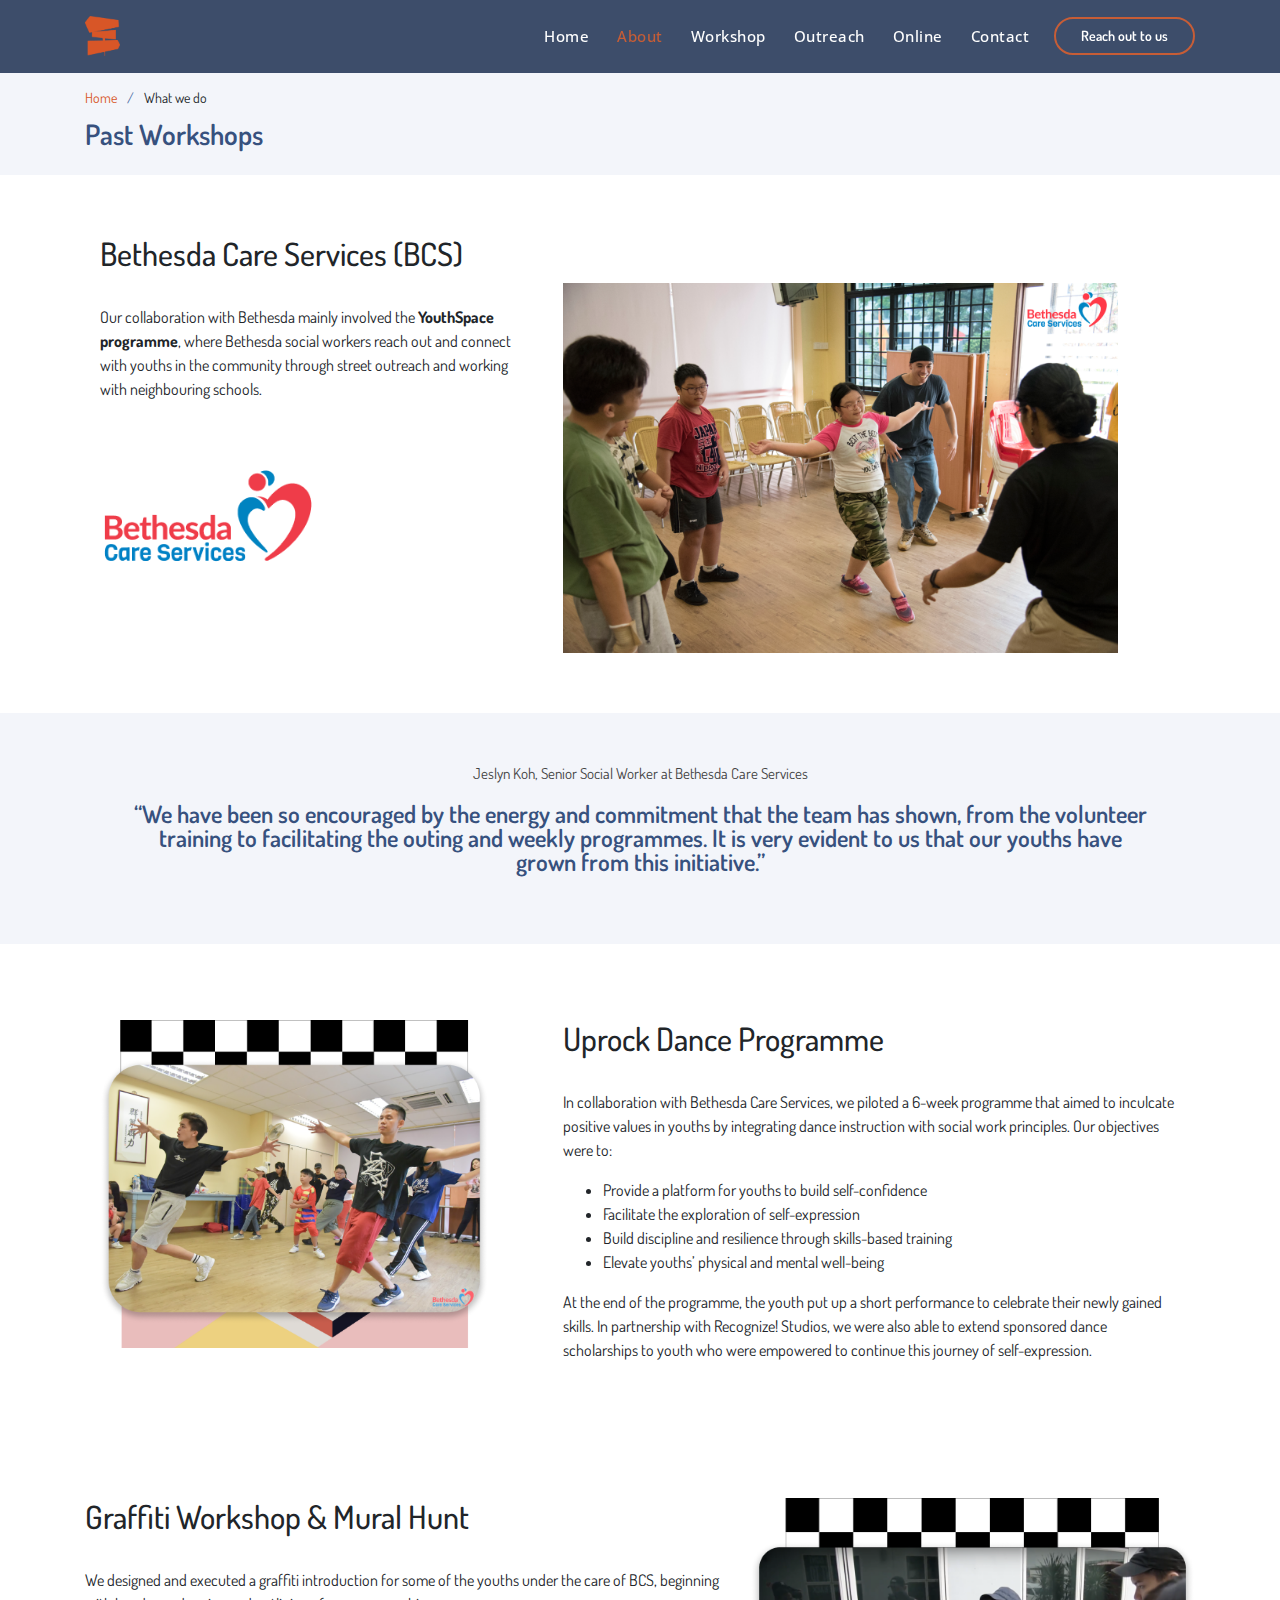
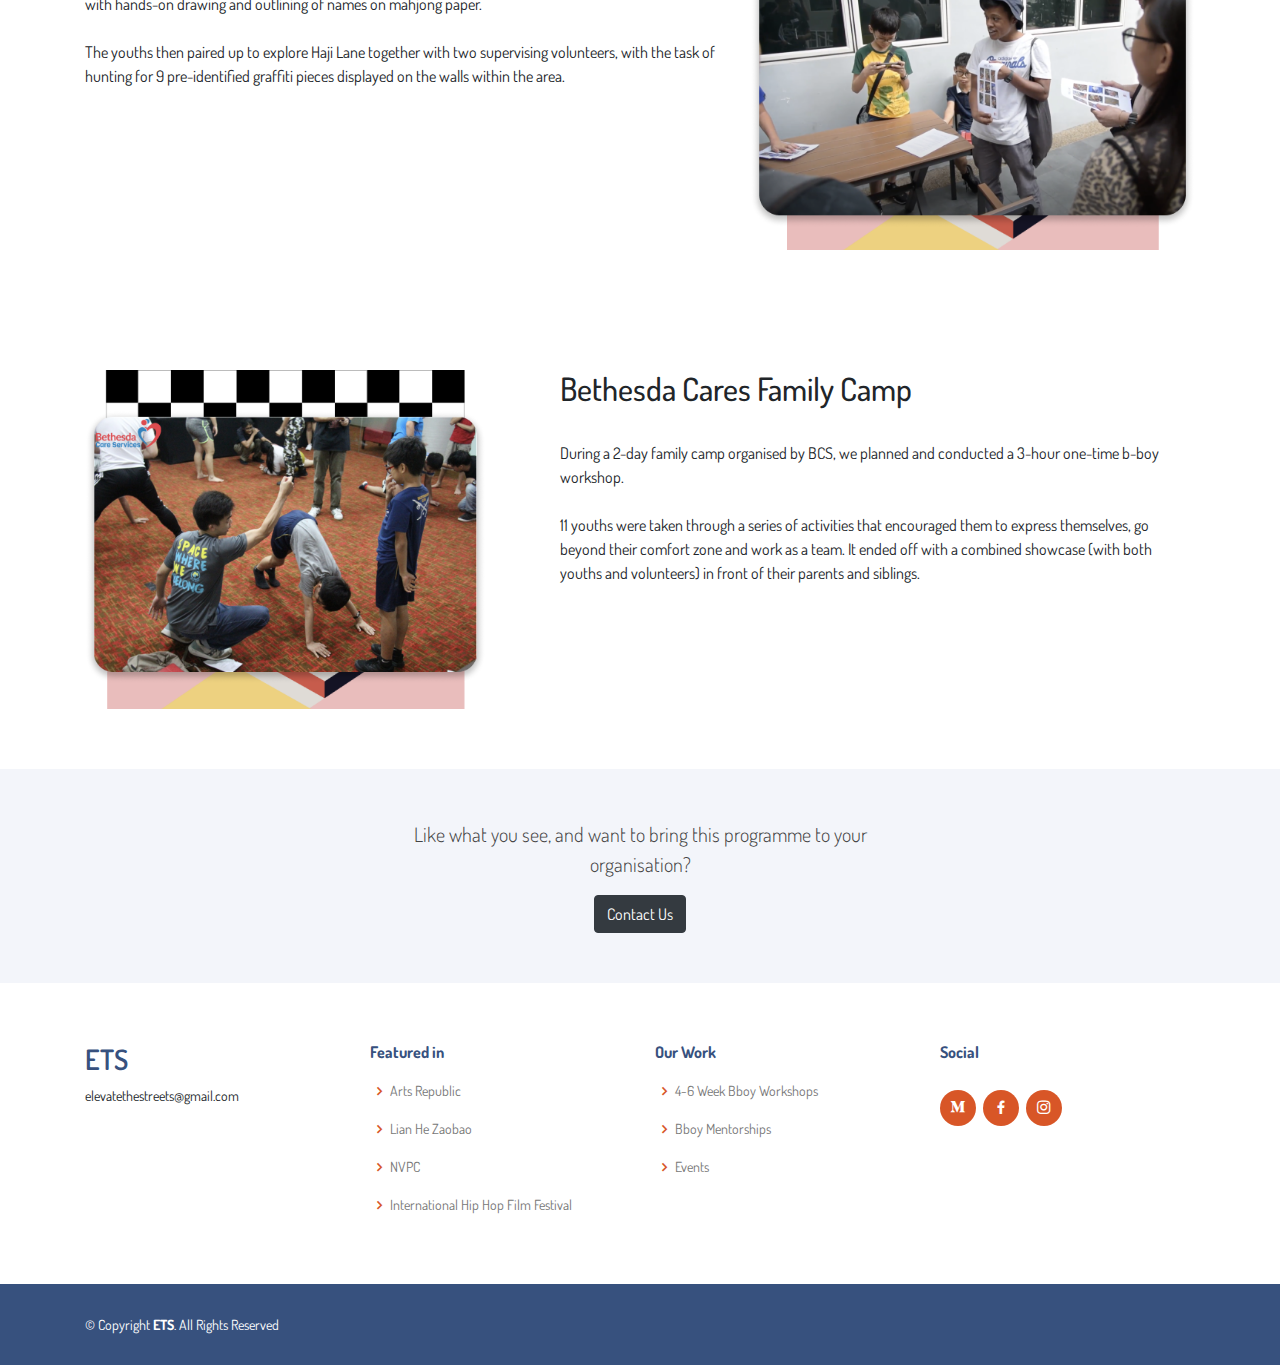
<file: bcs.html>
<!DOCTYPE html>
<html lang="en">

<head>
  <meta charset="utf-8">
  <meta content="width=device-width, initial-scale=1.0" name="viewport">

  <title>About ETS</title>
  <meta content="" name="description">
  <meta content="" name="keywords">

  <!-- Favicons -->
  <link href="assets/img/favicon.png" rel="icon">
  <link href="assets/img/apple-touch-icon.png" rel="apple-touch-icon">

  <!-- Google Fonts -->
  <link href="https://fonts.googleapis.com/css?family=Open+Sans:300,300i,400,400i,600,600i,700,700i|Jost:300,300i,400,400i,500,500i,600,600i,700,700i|Poppins:300,300i,400,400i,500,500i,600,600i,700,700i" rel="stylesheet">

  <!-- Vendor CSS Files -->
  <link href="assets/vendor/bootstrap/css/bootstrap.min.css" rel="stylesheet">
  <link href="assets/vendor/icofont/icofont.min.css" rel="stylesheet">
  <link href="assets/vendor/boxicons/css/boxicons.min.css" rel="stylesheet">
  <link href="assets/vendor/remixicon/remixicon.css" rel="stylesheet">
  <link href="assets/vendor/venobox/venobox.css" rel="stylesheet">
  <link href="assets/vendor/owl.carousel/assets/owl.carousel.min.css" rel="stylesheet">
  <link href="assets/vendor/aos/aos.css" rel="stylesheet">

  <!-- Template Main CSS File -->
  <link href="assets/css/style.css" rel="stylesheet">

</head>

<body>

  <!-- ======= Header ======= -->
  <header id="header" class="fixed-top header-inner-pages">
    <div class="container d-flex align-items-center">

      <a href="index.html" class="logo mr-auto"><img src="assets/img/logo.png" alt="" class="img-fluid"></a>

      <nav class="nav-menu d-none d-lg-block">
        <ul>
          <li><a href="index.html">Home</a></li>
          <li class="active"><a href="about.html">About</a></li>
          <li><a href="workshops.html">Workshop</a></li>
          <li><a href="#portfolio">Outreach</a></li>
          <li><a href="#team">Online</a></li>
          <li><a href="#contact">Contact</a></li>
      </nav><!-- .nav-menu -->

      <a href="mailto:elevatethestreets@gmail.com" class="get-started-btn scrollto">Reach out to us</a>

    </div>
  </header><!-- End Header -->

  <main id="main">

    <!-- ======= Breadcrumbs ======= -->
    <section id="breadcrumbs" class="breadcrumbs">
      <div class="container">

        <ol>
          <li><a href="index.html">Home</a></li>
          <li>What we do</li>
        </ol>
        <h2>Past Workshops</h2>

      </div>
    </section><!-- End Breadcrumbs -->

    <section class="inner-page" >
      <div class="container">
          <div class="container marketing">



            <!-- START THE FEATURETTES -->
  
  
            <div class="about">
              <div class="row featurette">
                <div class="col-md-5 order-md-1">
                  <h2 class="featurette-heading">Bethesda Care Services (BCS)</span></h2><br>
                  <p>Our collaboration with Bethesda mainly involved the <b>YouthSpace programme</b>, where Bethesda social workers reach out and connect with youths in the community through street outreach and working with neighbouring schools.</p>
                  <img class="featurette-image img-fluid mx-auto pt-5" img src="assets/img/bcs/bcslogo.png" alt="BCS logo" width="50%">


  
                </div>
                <div class="col-md-7 order-md-2">
                  <img class="featurette-image img-fluid mx-auto pt-5" img src="assets/img/bcs/bcs.png" alt="bcs toprock" width="90%">
                </div>
              </div>
            </div>
          </section>

          <div class="quote">
            <div class="container">
              <div class="row justify-content-center">
                <div class="col-lg-11">
                  <p>Jeslyn Koh, Senior Social Worker at Bethesda Care Services</p>
                  <h4>“We have been so encouraged by the energy and commitment that the team has shown, from the volunteer training to facilitating the outing and weekly programmes. It is very evident to us that our youths have grown from this initiative.”</h4>
                </div>
              </div>
            </div>
          </div>
        
         <!-- BCS BBOY EXPLANATION -->
        
          <section class="inner-page" >
            <div class="container">
              <p>
                <div class="container marketing">
        
                  <div class="about">
                    <div class="row featurette">
                      <div class="col-md-7 order-md-2">
                        <h2 class="featurette-heading">Uprock Dance Programme</span></h2><br>
                        <p>In collaboration with Bethesda Care Services, we piloted a 6-week programme that aimed to inculcate positive values in youths by integrating dance instruction with social work principles. Our objectives were to:<br>
                          <ul>
                              <li>Provide a platform for youths to build self-confidence </li>
                              <li>Facilitate the exploration of self-expression</li>
                              <li>Build discipline and resilience through skills-based training</li>
                              <li>Elevate youths’ physical and mental well-being</li>
                            </ul>
                          At the end of the programme, the youth put up a short performance to celebrate their newly gained skills. In partnership with Recognize! Studios, we were also able to extend sponsored dance scholarships to youth who were empowered to continue this journey of self-expression.</p>
        
        
        
                      </div>
                      <div class="col-md-5 order-md-1">
                        <img class="img-fluid mx-auto" img src="assets/img/bcs/uprock.png" alt="bcs toprock" width="90%">
                      </div>
                    </div>
                  </div>
                </section>
        
        
        <!-- END BCS BBOY EXPL -->

        <!-- GRAFF -->
        <section class="inner-page" >
          <div class="container">                  
            <div class="row">
                    <div class="col-md-7">
                      <h2>Graffiti Workshop & Mural Hunt</h2><br>
                      <p>We designed and executed a graffiti introduction for some of the youths under the care of BCS, beginning with hands-on drawing and outlining of names on mahjong paper. 
                        <br><br>
                        The youths then paired up to explore Haji Lane together with two supervising volunteers, with the task of hunting for 9 pre-identified graffiti pieces displayed on the walls within the area.</p>
                    </div>
                    <div class="col-md-5">
                      <img class="img-fluid mx-auto" img src="assets/img/bcs/mural.png" alt="bcs toprock" height="100%">
                    </div>
                  </div>
                </div>
              </section>
        <!-- BCS Family Camp -->
        <section class="inner-page" >
          <div class="container">      
                <div class="about">
                  <div class="row featurette">
                    <div class="col-md-7 order-md-2">
                      <h2 class="featurette-heading">Bethesda Cares Family Camp</span></h2><br>
                      <p>During a 2-day family camp organised by BCS, we planned and conducted a 3-hour one-time b-boy workshop. <br><br>

                        11 youths were taken through a series of activities that encouraged them to express themselves, go beyond their comfort zone and work as a team. It ended off with a combined showcase (with both youths and volunteers) in front of their parents and siblings.</p>
      
      
      
                    </div>
                    <div class="col-md-5 order-md-1">
                      <img class="img-fluid mx-auto" img src="assets/img/bcs/famcamp.png" alt="bcs toprock" width="90%">
                    </div>
                  </div>
                </div>
              </section>
          <!-- END BCS Family Camp -->


  </main>
  <!-- End #main -->

 <!-- ======= Footer ======= -->
 <footer id="footer">




  <div class="footer-newsletter">
    <div class="container">
      <div class="row justify-content-center">
        <div class="col-lg-6">
          <p class ="lead">Like what you see, and want to bring this programme to your organisation?</p>
          <a href="https://forms.gle/hQVRUjN7w5Zxz9ug8" class="btn btn-dark">Contact Us</a>
        </div>
      </div>
    </div>
  </div>


  <div class="footer-top">
    <div class="container">
      <div class="row">

        <div class="col-lg-3 col-md-6 footer-contact">
          <h3>ETS</h3>
            elevatethestreets@gmail.com<br>
          </p>
        </div>

        <div class="col-lg-3 col-md-6 footer-links">
          <h4>Featured in</h4>
          <ul>
            <li><i class="bx bx-chevron-right"></i> <a href="https://artsrepublic.sg/backstage/interview-with-michael-ng-engaging-at-risk-youths-through-dance-and-graffiti/">Arts Republic</a></li>
            <li><i class="bx bx-chevron-right"></i> <a href="https://www.facebook.com/102785401096035/posts/305043177536922/">Lian He Zaobao</a></li>
            <li><i class="bx bx-chevron-right"></i> <a href="https://www.facebook.com/CityofGoodSG/posts/1684294088392935">NVPC</a></li>
            <li><i class="bx bx-chevron-right"></i> <a href="#">International Hip Hop Film Festival</a></li>
          </ul>
        </div>

        <div class="col-lg-3 col-md-6 footer-links">
          <h4>Our Work</h4>
          <ul>
            <li><i class="bx bx-chevron-right"></i> <a href="#">4-6 Week Bboy Workshops</a></li>
            <li><i class="bx bx-chevron-right"></i> <a href="#">Bboy Mentorships</a></li>
            <li><i class="bx bx-chevron-right"></i> <a href="#">Events</a></li>
          </ul>
        </div>

        <div class="col-lg-3 col-md-6 footer-links">
          <h4>Social</h4>
          <div class="social-links mt-3">
            <a href="https://medium.com/elevate-the-streets" class="medium"><i class="bx bxl-medium"></i></a>
            <a href="https://www.facebook.com/elevatethestreets/" class="facebook"><i class="bx bxl-facebook"></i></a>
            <a href="https://instagram.com/elevatethestreets" class="instagram"><i class="bx bxl-instagram"></i></a>
           <!-- <a href="#" class="google-plus"><i class="bx bxl-skype"></i></a>
            <a href="#" class="linkedin"><i class="bx bxl-linkedin"></i></a>-->
          </div>
        </div>

      </div>
    </div>
  </div>

  <div class="container footer-bottom clearfix">
    <div class="copyright">
      &copy; Copyright <strong><span>ETS</span></strong>. All Rights Reserved
    </div>
  </div>
</footer><!-- End Footer -->

<a href="#" class="back-to-top"><i class="ri-arrow-up-line"></i></a>
<div id="preloader"></div>

<!-- Vendor JS Files -->
<script src="assets/vendor/jquery/jquery.min.js"></script>
<script src="assets/vendor/bootstrap/js/bootstrap.bundle.min.js"></script>
<script src="assets/vendor/jquery.easing/jquery.easing.min.js"></script>
<script src="assets/vendor/php-email-form/validate.js"></script>
<script src="assets/vendor/waypoints/jquery.waypoints.min.js"></script>
<script src="assets/vendor/isotope-layout/isotope.pkgd.min.js"></script>
<script src="assets/vendor/venobox/venobox.min.js"></script>
<script src="assets/vendor/owl.carousel/owl.carousel.min.js"></script>
<script src="assets/vendor/aos/aos.js"></script>

<!-- Template Main JS File -->
<script src="assets/js/main.js"></script>

</body>

</html>
</file>
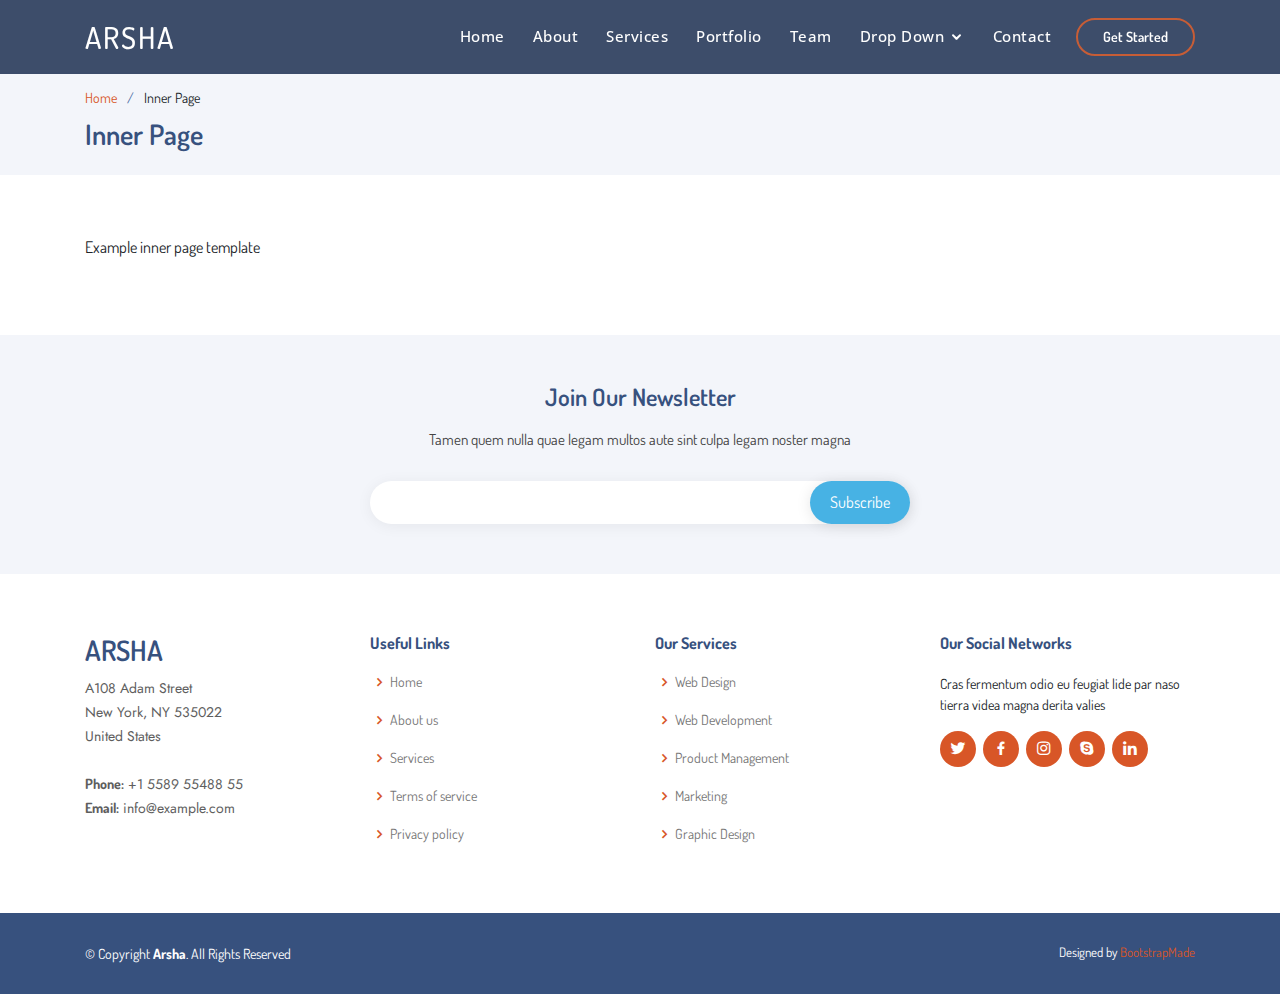
<file: inner-page.html>
<!DOCTYPE html>
<html lang="en">

<head>
  <meta charset="utf-8">
  <meta content="width=device-width, initial-scale=1.0" name="viewport">

  <title>Inner Page - Arsha Bootstrap Template</title>
  <meta content="" name="description">
  <meta content="" name="keywords">

  <!-- Favicons -->
  <link href="assets/img/favicon.png" rel="icon">
  <link href="assets/img/apple-touch-icon.png" rel="apple-touch-icon">

  <!-- Google Fonts -->
  <link href="https://fonts.googleapis.com/css?family=Open+Sans:300,300i,400,400i,600,600i,700,700i|Jost:300,300i,400,400i,500,500i,600,600i,700,700i|Poppins:300,300i,400,400i,500,500i,600,600i,700,700i" rel="stylesheet">

  <!-- Vendor CSS Files -->
  <link href="assets/vendor/bootstrap/css/bootstrap.min.css" rel="stylesheet">
  <link href="assets/vendor/icofont/icofont.min.css" rel="stylesheet">
  <link href="assets/vendor/boxicons/css/boxicons.min.css" rel="stylesheet">
  <link href="assets/vendor/remixicon/remixicon.css" rel="stylesheet">
  <link href="assets/vendor/venobox/venobox.css" rel="stylesheet">
  <link href="assets/vendor/owl.carousel/assets/owl.carousel.min.css" rel="stylesheet">
  <link href="assets/vendor/aos/aos.css" rel="stylesheet">

  <!-- Template Main CSS File -->
  <link href="assets/css/style.css" rel="stylesheet">

  <!-- =======================================================
  * Template Name: Arsha - v2.2.1
  * Template URL: https://bootstrapmade.com/arsha-free-bootstrap-html-template-corporate/
  * Author: BootstrapMade.com
  * License: https://bootstrapmade.com/license/
  ======================================================== -->
</head>

<body>

  <!-- ======= Header ======= -->
  <header id="header" class="fixed-top header-inner-pages">
    <div class="container d-flex align-items-center">

      <h1 class="logo mr-auto"><a href="index.html">Arsha</a></h1>
      <!-- Uncomment below if you prefer to use an image logo -->
      <!-- <a href="index.html" class="logo mr-auto"><img src="assets/img/logo.png" alt="" class="img-fluid"></a>-->

      <nav class="nav-menu d-none d-lg-block">
        <ul>
          <li><a href="index.html">Home</a></li>
          <li><a href="#about">About</a></li>
          <li><a href="#services">Services</a></li>
          <li><a href="#portfolio">Portfolio</a></li>
          <li><a href="#team">Team</a></li>
          <li class="drop-down"><a href="">Drop Down</a>
            <ul>
              <li><a href="#">Drop Down 1</a></li>
              <li class="drop-down"><a href="#">Deep Drop Down</a>
                <ul>
                  <li><a href="#">Deep Drop Down 1</a></li>
                  <li><a href="#">Deep Drop Down 2</a></li>
                  <li><a href="#">Deep Drop Down 3</a></li>
                  <li><a href="#">Deep Drop Down 4</a></li>
                  <li><a href="#">Deep Drop Down 5</a></li>
                </ul>
              </li>
              <li><a href="#">Drop Down 2</a></li>
              <li><a href="#">Drop Down 3</a></li>
              <li><a href="#">Drop Down 4</a></li>
            </ul>
          </li>
          <li><a href="#contact">Contact</a></li>

        </ul>
      </nav><!-- .nav-menu -->

      <a href="#about" class="get-started-btn scrollto">Get Started</a>

    </div>
  </header><!-- End Header -->

  <main id="main">

    <!-- ======= Breadcrumbs ======= -->
    <section id="breadcrumbs" class="breadcrumbs">
      <div class="container">

        <ol>
          <li><a href="index.html">Home</a></li>
          <li>Inner Page</li>
        </ol>
        <h2>Inner Page</h2>

      </div>
    </section><!-- End Breadcrumbs -->

    <section class="inner-page">
      <div class="container">
        <p>
          Example inner page template
        </p>
      </div>
    </section>

  </main><!-- End #main -->

  <!-- ======= Footer ======= -->
  <footer id="footer">

    <div class="footer-newsletter">
      <div class="container">
        <div class="row justify-content-center">
          <div class="col-lg-6">
            <h4>Join Our Newsletter</h4>
            <p>Tamen quem nulla quae legam multos aute sint culpa legam noster magna</p>
            <form action="" method="post">
              <input type="email" name="email"><input type="submit" value="Subscribe">
            </form>
          </div>
        </div>
      </div>
    </div>

    <div class="footer-top">
      <div class="container">
        <div class="row">

          <div class="col-lg-3 col-md-6 footer-contact">
            <h3>Arsha</h3>
            <p>
              A108 Adam Street <br>
              New York, NY 535022<br>
              United States <br><br>
              <strong>Phone:</strong> +1 5589 55488 55<br>
              <strong>Email:</strong> info@example.com<br>
            </p>
          </div>

          <div class="col-lg-3 col-md-6 footer-links">
            <h4>Useful Links</h4>
            <ul>
              <li><i class="bx bx-chevron-right"></i> <a href="#">Home</a></li>
              <li><i class="bx bx-chevron-right"></i> <a href="#">About us</a></li>
              <li><i class="bx bx-chevron-right"></i> <a href="#">Services</a></li>
              <li><i class="bx bx-chevron-right"></i> <a href="#">Terms of service</a></li>
              <li><i class="bx bx-chevron-right"></i> <a href="#">Privacy policy</a></li>
            </ul>
          </div>

          <div class="col-lg-3 col-md-6 footer-links">
            <h4>Our Services</h4>
            <ul>
              <li><i class="bx bx-chevron-right"></i> <a href="#">Web Design</a></li>
              <li><i class="bx bx-chevron-right"></i> <a href="#">Web Development</a></li>
              <li><i class="bx bx-chevron-right"></i> <a href="#">Product Management</a></li>
              <li><i class="bx bx-chevron-right"></i> <a href="#">Marketing</a></li>
              <li><i class="bx bx-chevron-right"></i> <a href="#">Graphic Design</a></li>
            </ul>
          </div>

          <div class="col-lg-3 col-md-6 footer-links">
            <h4>Our Social Networks</h4>
            <p>Cras fermentum odio eu feugiat lide par naso tierra videa magna derita valies</p>
            <div class="social-links mt-3">
              <a href="#" class="twitter"><i class="bx bxl-twitter"></i></a>
              <a href="#" class="facebook"><i class="bx bxl-facebook"></i></a>
              <a href="#" class="instagram"><i class="bx bxl-instagram"></i></a>
              <a href="#" class="google-plus"><i class="bx bxl-skype"></i></a>
              <a href="#" class="linkedin"><i class="bx bxl-linkedin"></i></a>
            </div>
          </div>

        </div>
      </div>
    </div>

    <div class="container footer-bottom clearfix">
      <div class="copyright">
        &copy; Copyright <strong><span>Arsha</span></strong>. All Rights Reserved
      </div>
      <div class="credits">
        <!-- All the links in the footer should remain intact. -->
        <!-- You can delete the links only if you purchased the pro version. -->
        <!-- Licensing information: https://bootstrapmade.com/license/ -->
        <!-- Purchase the pro version with working PHP/AJAX contact form: https://bootstrapmade.com/arsha-free-bootstrap-html-template-corporate/ -->
        Designed by <a href="https://bootstrapmade.com/">BootstrapMade</a>
      </div>
    </div>
  </footer><!-- End Footer -->

  <a href="#" class="back-to-top"><i class="ri-arrow-up-line"></i></a>
  <div id="preloader"></div>

  <!-- Vendor JS Files -->
  <script src="assets/vendor/jquery/jquery.min.js"></script>
  <script src="assets/vendor/bootstrap/js/bootstrap.bundle.min.js"></script>
  <script src="assets/vendor/jquery.easing/jquery.easing.min.js"></script>
  <script src="assets/vendor/php-email-form/validate.js"></script>
  <script src="assets/vendor/waypoints/jquery.waypoints.min.js"></script>
  <script src="assets/vendor/isotope-layout/isotope.pkgd.min.js"></script>
  <script src="assets/vendor/venobox/venobox.min.js"></script>
  <script src="assets/vendor/owl.carousel/owl.carousel.min.js"></script>
  <script src="assets/vendor/aos/aos.js"></script>

  <!-- Template Main JS File -->
  <script src="assets/js/main.js"></script>

</body>

</html>
</file>
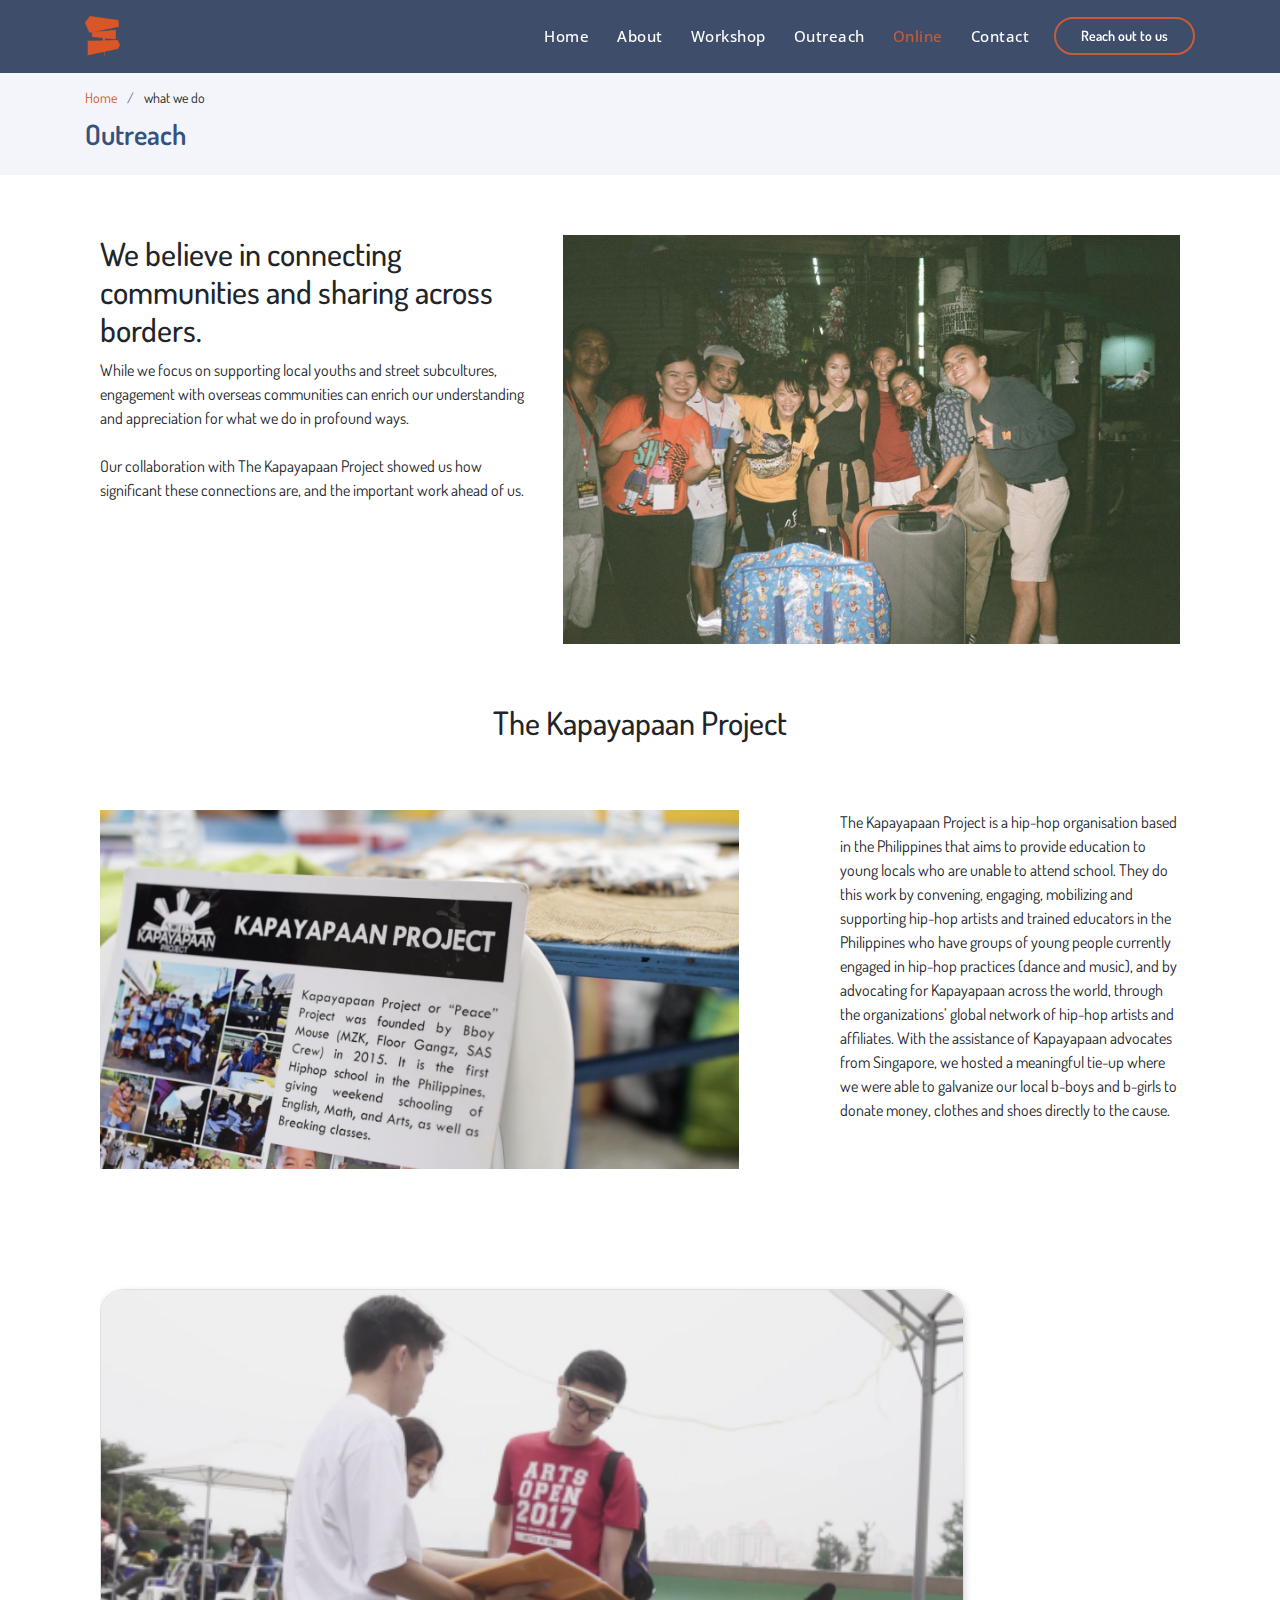
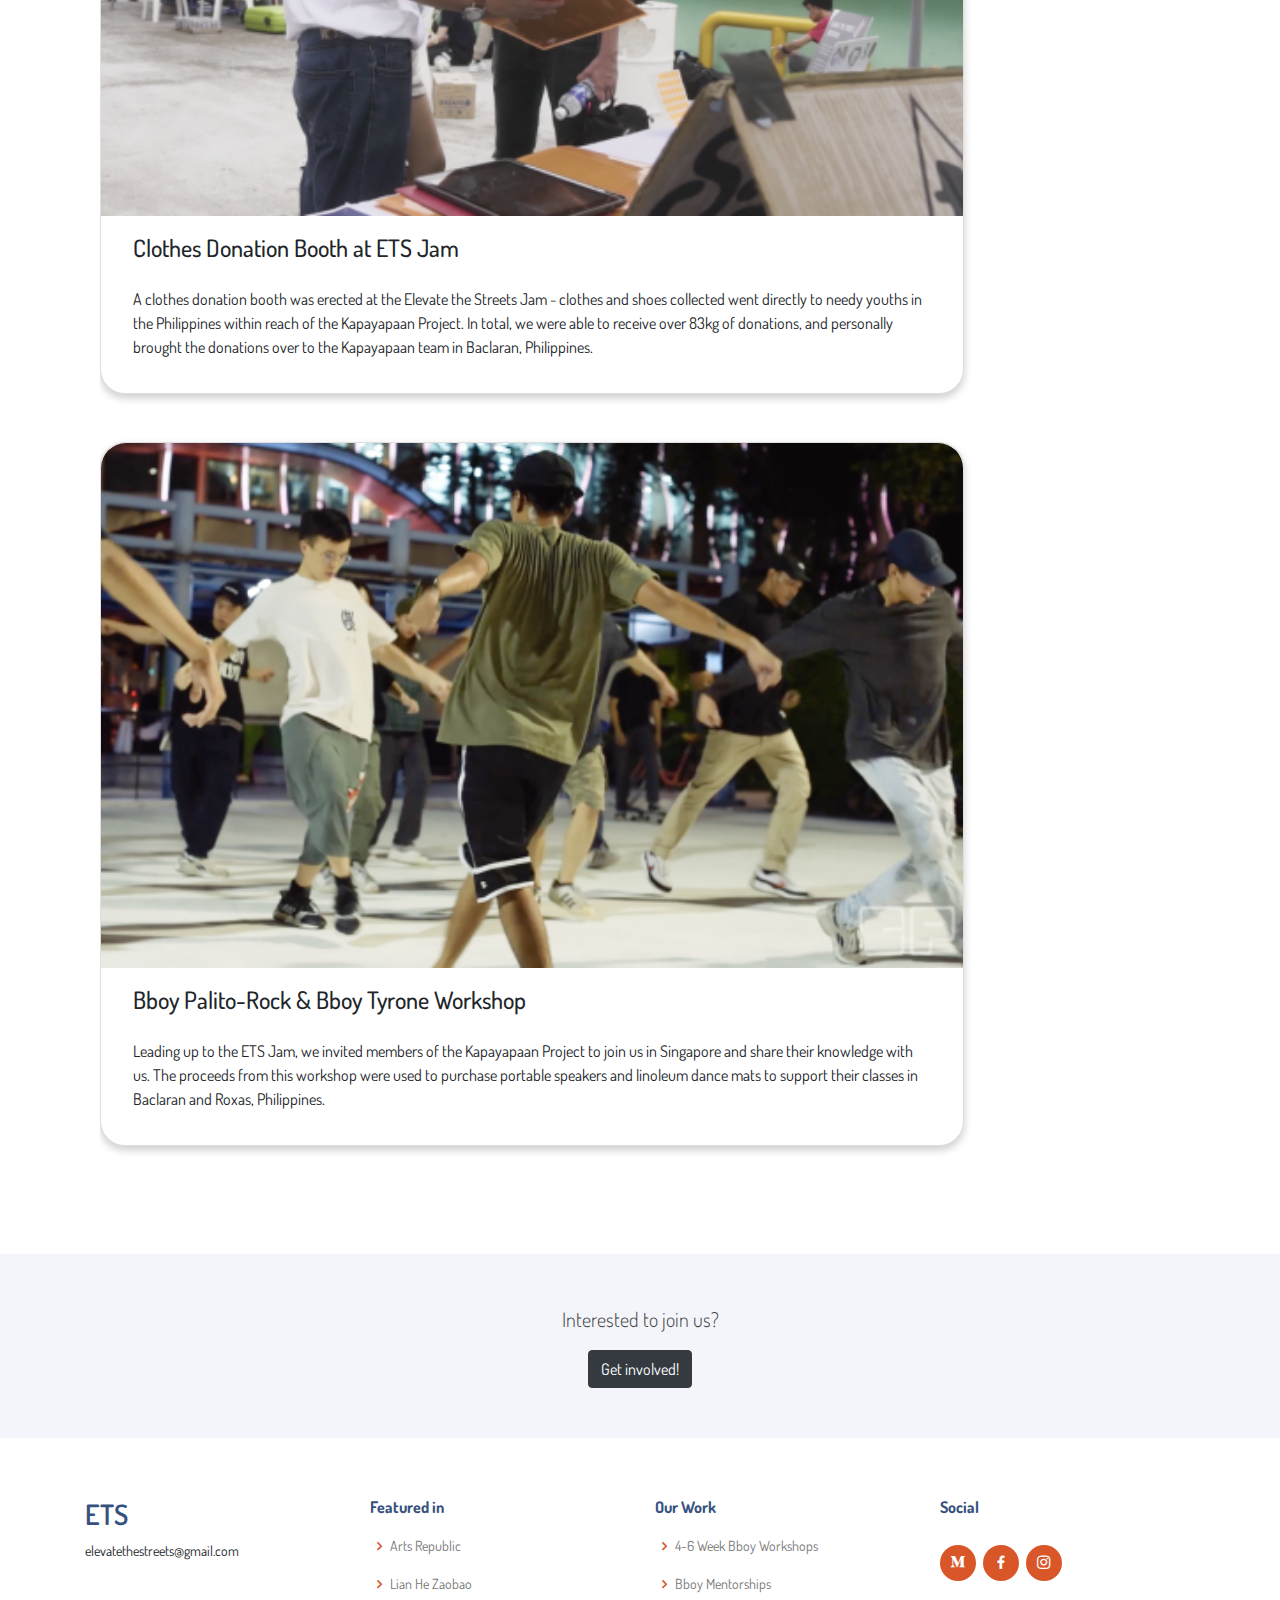
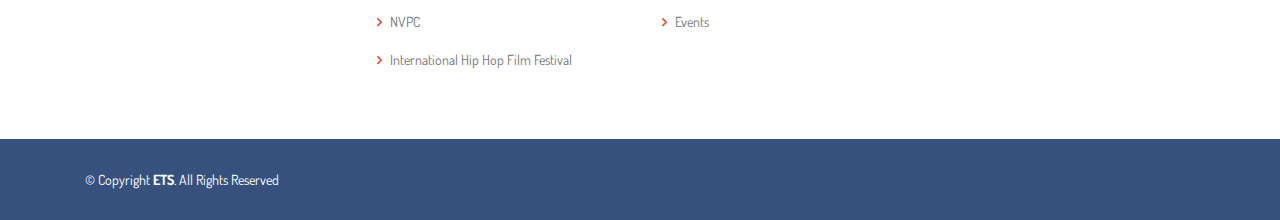
<file: outreach.html>
<!DOCTYPE html>
<html lang="en">

<head>
  <meta charset="utf-8">
  <meta content="width=device-width, initial-scale=1.0" name="viewport">

  <title>About ETS</title>
  <meta content="" name="description">
  <meta content="" name="keywords">

  <!-- Favicons -->
  <link href="assets/img/favicon.png" rel="icon">
  <link href="assets/img/apple-touch-icon.png" rel="apple-touch-icon">

  <!-- Google Fonts -->
  <link href="https://fonts.googleapis.com/css?family=Open+Sans:300,300i,400,400i,600,600i,700,700i|Jost:300,300i,400,400i,500,500i,600,600i,700,700i|Poppins:300,300i,400,400i,500,500i,600,600i,700,700i" rel="stylesheet">

  <!-- Vendor CSS Files -->
  <link href="assets/vendor/bootstrap/css/bootstrap.min.css" rel="stylesheet">
  <link href="assets/vendor/icofont/icofont.min.css" rel="stylesheet">
  <link href="assets/vendor/boxicons/css/boxicons.min.css" rel="stylesheet">
  <link href="assets/vendor/remixicon/remixicon.css" rel="stylesheet">
  <link href="assets/vendor/venobox/venobox.css" rel="stylesheet">
  <link href="assets/vendor/owl.carousel/assets/owl.carousel.min.css" rel="stylesheet">
  <link href="assets/vendor/aos/aos.css" rel="stylesheet">

  <!-- Template Main CSS File -->
  <link href="assets/css/style.css" rel="stylesheet">

</head>

<body>

  <!-- ======= Header ======= -->
  <header id="header" class="fixed-top header-inner-pages">
    <div class="container d-flex align-items-center">

      <a href="index.html" class="logo mr-auto"><img src="assets/img/logo.png" alt="" class="img-fluid"></a>

      <nav class="nav-menu d-none d-lg-block">
        <ul>
          <li><a href="index.html">Home</a></li>
          <li><a href="about.html">About</a></li>
          <li><a href="workshops.html">Workshop</a></li>
          <li><a href="outreach.html">Outreach</a></li>
          <li class="active"><a href="online.html">Online</a></li>
          <li><a href="https://forms.gle/hQVRUjN7w5Zxz9ug8">Contact</a></li>
      </nav><!-- .nav-menu -->

      <a href="https://forms.gle/hQVRUjN7w5Zxz9ug8" class="get-started-btn scrollto">Reach out to us</a>

    </div>
  </header><!-- End Header -->

  <main id="main">

    <!-- ======= Breadcrumbs ======= -->
    <section id="breadcrumbs" class="breadcrumbs">
      <div class="container">

        <ol>
          <li><a href="index.html">Home</a></li>
          <li>what we do</li>
        </ol>
        <h2>Outreach</h2>

      </div>
    </section><!-- End Breadcrumbs -->

    <section class="inner-page" >
      <div class="container">
          <div class="container marketing">



            <!-- START THE FEATURETTES -->
  
  
            <div class="about">
              <div class="row featurette">
                <div class="col-md-7 order-md-2">
                  <img class="img-fluid mx-auto" img src="assets/img/outreach/kapa.png" alt="kapa" width="100%">
                </div>

                <div class="col-md-5 order-md-1">
                  <h2 class="featurette-heading">We believe in connecting communities and sharing across borders.</h2>
                  <p>While we focus on supporting local youths and street subcultures, engagement with overseas communities can enrich our understanding and appreciation for what we do in profound ways.
                    <br><br>
                    Our collaboration with The Kapayapaan Project showed us how significant these connections are, and the important work ahead of us.</p>


  
                </div>

              </div>
            </div>
          </section>

            <div class="row justify-content-center">
                <h2>The Kapayapaan Project</h2>
              </div>
         <!-- ONLINE PERF -->
        
          <section class="inner-page" >
            <div class="container">
                <div class="container marketing">
        
                  <div class="about">
                    <div class="row featurette">
                      <div class="col-md-8 order-md-1">
                        <img class="img-fluid mx-auto" img src="assets/img/outreach/kapabanner.png" alt="ETS kapa" width="90%">
                      </div>
                      <div class="col-md-4 order-md-2">
                        <p>The Kapayapaan Project is a hip-hop organisation based in the Philippines that aims to provide education to young locals who are unable to attend school. They do this work by convening, engaging, mobilizing and supporting hip-hop artists and trained educators in the Philippines who have groups of young people currently engaged in hip-hop practices (dance and music), and by advocating for Kapayapaan across the world, through the organizations’ global network of hip-hop artists and affiliates.

                          With the assistance of Kapayapaan advocates from Singapore, we hosted a meaningful tie-up where we were able to galvanize our local b-boys and b-girls to donate money, clothes and shoes directly to the cause.</p>
        
        
                      </div>
            
                    </div>
                  </div>
                </section>
                <div class="container">
                  <div class="container marketing">
                      <section id="card">
                        <div class ="pb-5">
                          <div class="card">
                          <img src="assets/img/outreach/clothes1.png" alt="Team image showing early beginnings of ETS" style="width:100%">
                            <div class="container">
                              <h4 class="py-3">Clothes Donation Booth at ETS Jam</h4>
                              <p class="pb-3">A clothes donation booth was erected at the Elevate the Streets Jam -  clothes and shoes collected went directly to needy youths in the Philippines within reach of the Kapayapaan Project. In total, we were able to receive over 83kg of donations, and personally brought the donations over to the Kapayapaan team in Baclaran, Philippines.</p>
                            </div>
                            </div>
                            </div>
                          <div class="pb-5">
                            <div class="card">
                              <img src="assets/img/outreach/workshop1.png" alt="ETS teaching new students how to break" style="width:100%">
                                  <div class="container">
                                     <h4 class="py-3">Bboy Palito-Rock & Bboy Tyrone Workshop</h4>
                                     <p class="pb-3">Leading up to the ETS Jam, we invited members of the Kapayapaan Project to join us in Singapore and share their knowledge with us. The proceeds from this workshop were used to purchase portable speakers and linoleum dance mats to support their classes in Baclaran and Roxas, Philippines.</p>
                                   </div>
                            </div>
                          </div>

                        </section>                        
                      </div>
                </div>
                </div>

        

  </main>
  <!-- End #main -->

 <!-- ======= Footer ======= -->
 <footer id="footer">




  <div class="footer-newsletter">
    <div class="container">
      <div class="row justify-content-center">
        <div class="col-lg-6">
          <p class ="lead">Interested to join us?</p>
          <a href="https://forms.gle/hQVRUjN7w5Zxz9ug8" class="btn btn-dark">Get involved!</a>
        </div>
      </div>
    </div>
  </div>


  <div class="footer-top">
    <div class="container">
      <div class="row">

        <div class="col-lg-3 col-md-6 footer-contact">
          <h3>ETS</h3>
            elevatethestreets@gmail.com<br>
          </p>
        </div>

        <div class="col-lg-3 col-md-6 footer-links">
          <h4>Featured in</h4>
          <ul>
            <li><i class="bx bx-chevron-right"></i> <a href="https://artsrepublic.sg/backstage/interview-with-michael-ng-engaging-at-risk-youths-through-dance-and-graffiti/">Arts Republic</a></li>
            <li><i class="bx bx-chevron-right"></i> <a href="https://www.facebook.com/102785401096035/posts/305043177536922/">Lian He Zaobao</a></li>
            <li><i class="bx bx-chevron-right"></i> <a href="https://www.facebook.com/CityofGoodSG/posts/1684294088392935">NVPC</a></li>
            <li><i class="bx bx-chevron-right"></i> <a href="#">International Hip Hop Film Festival</a></li>
          </ul>
        </div>

        <div class="col-lg-3 col-md-6 footer-links">
          <h4>Our Work</h4>
          <ul>
            <li><i class="bx bx-chevron-right"></i> <a href="#">4-6 Week Bboy Workshops</a></li>
            <li><i class="bx bx-chevron-right"></i> <a href="#">Bboy Mentorships</a></li>
            <li><i class="bx bx-chevron-right"></i> <a href="#">Events</a></li>
          </ul>
        </div>

        <div class="col-lg-3 col-md-6 footer-links">
          <h4>Social</h4>
          <div class="social-links mt-3">
            <a href="https://medium.com/elevate-the-streets" class="medium"><i class="bx bxl-medium"></i></a>
            <a href="https://www.facebook.com/elevatethestreets/" class="facebook"><i class="bx bxl-facebook"></i></a>
            <a href="https://instagram.com/elevatethestreets" class="instagram"><i class="bx bxl-instagram"></i></a>
           <!-- <a href="#" class="google-plus"><i class="bx bxl-skype"></i></a>
            <a href="#" class="linkedin"><i class="bx bxl-linkedin"></i></a>-->
          </div>
        </div>

      </div>
    </div>
  </div>

  <div class="container footer-bottom clearfix">
    <div class="copyright">
      &copy; Copyright <strong><span>ETS</span></strong>. All Rights Reserved
    </div>
  </div>
</footer><!-- End Footer -->

<a href="#" class="back-to-top"><i class="ri-arrow-up-line"></i></a>
<div id="preloader"></div>

<!-- Vendor JS Files -->
<script src="assets/vendor/jquery/jquery.min.js"></script>
<script src="assets/vendor/bootstrap/js/bootstrap.bundle.min.js"></script>
<script src="assets/vendor/jquery.easing/jquery.easing.min.js"></script>
<script src="assets/vendor/php-email-form/validate.js"></script>
<script src="assets/vendor/waypoints/jquery.waypoints.min.js"></script>
<script src="assets/vendor/isotope-layout/isotope.pkgd.min.js"></script>
<script src="assets/vendor/venobox/venobox.min.js"></script>
<script src="assets/vendor/owl.carousel/owl.carousel.min.js"></script>
<script src="assets/vendor/aos/aos.js"></script>

<!-- Template Main JS File -->
<script src="assets/js/main.js"></script>

</body>

</html>
</file>
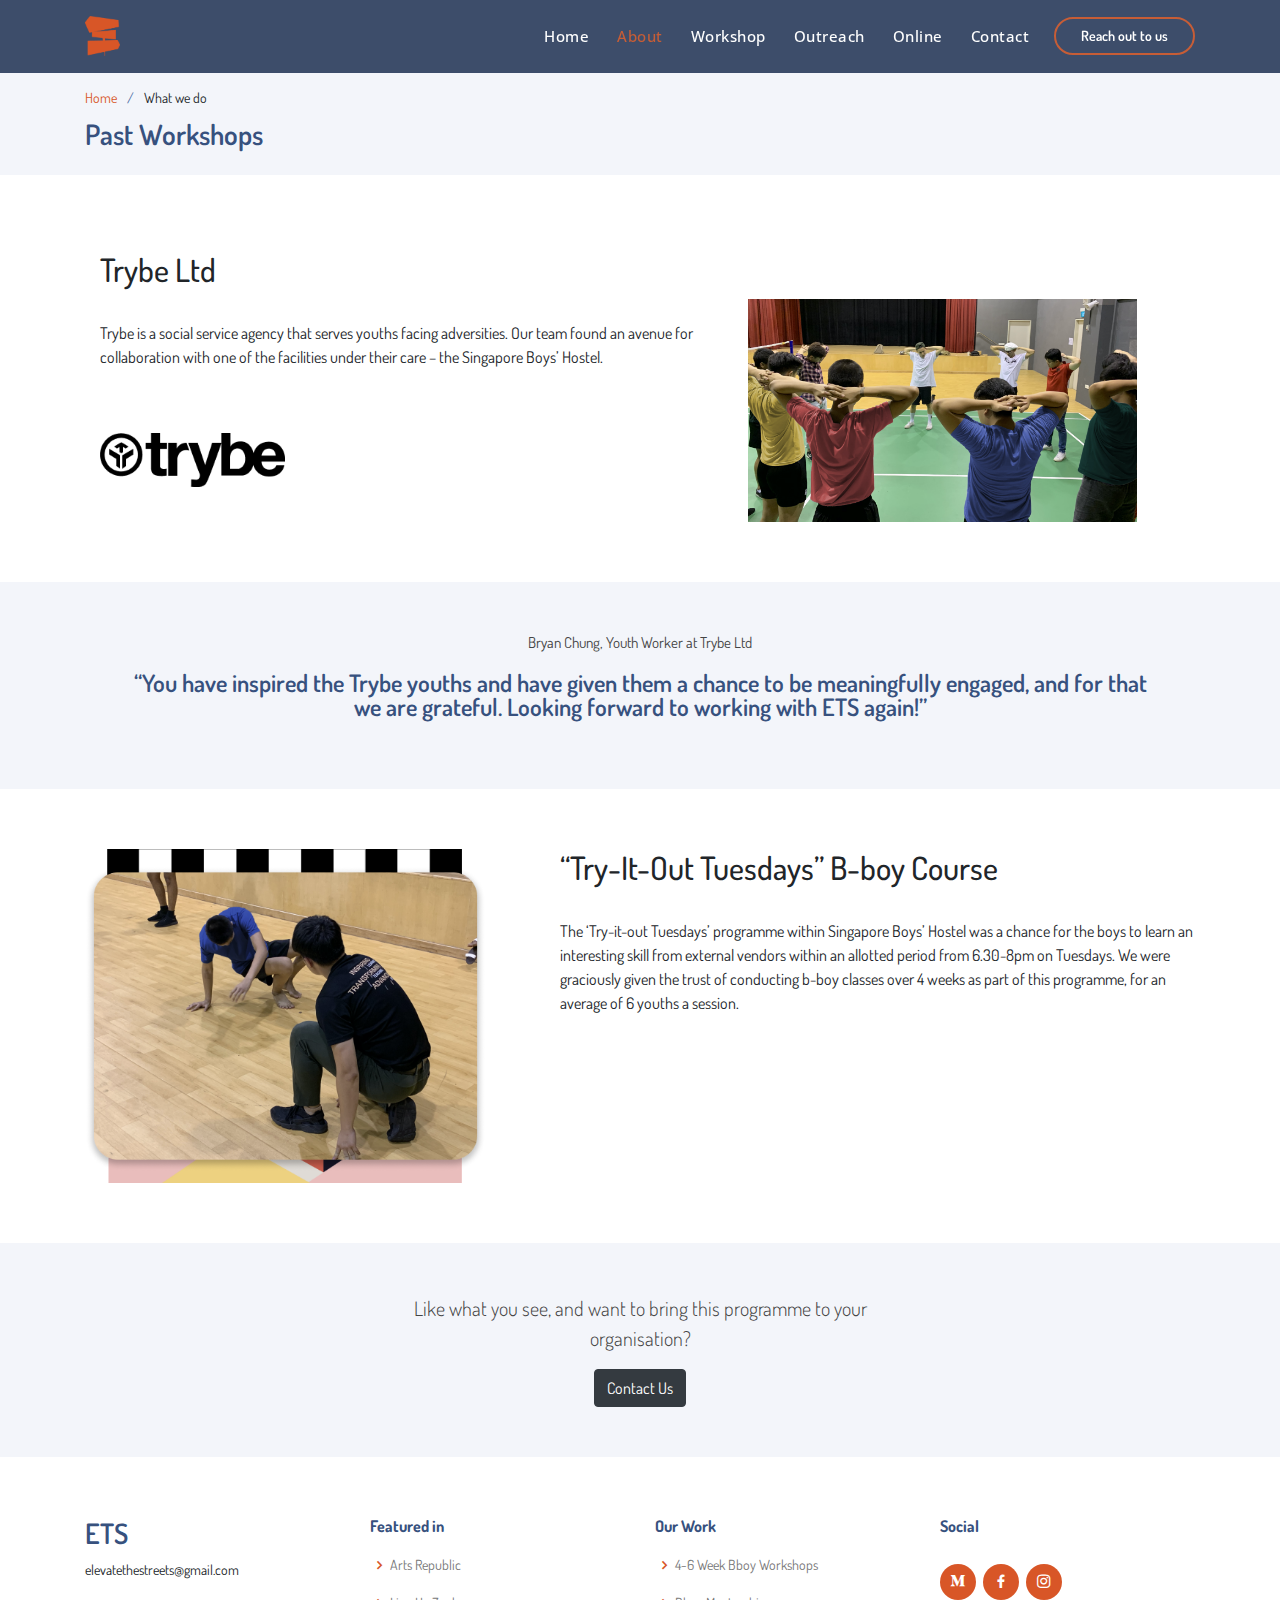
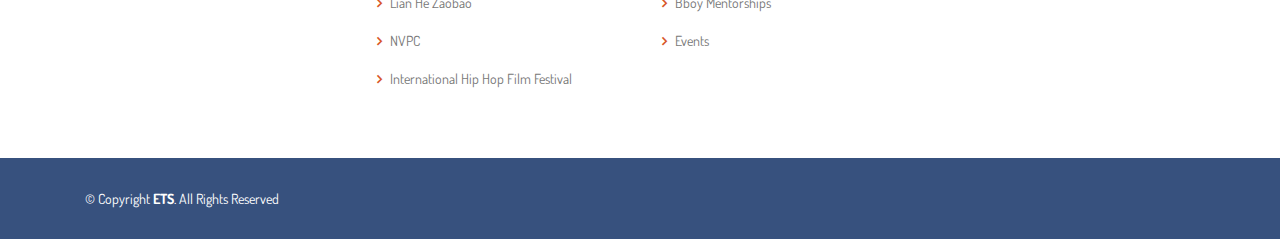
<file: trybe.html>
<!DOCTYPE html>
<html lang="en">

<head>
  <script async src="https://www.googletagmanager.com/gtag/js?id=G-6K0R29GN3Z"></script>
  <script>
    window.dataLayer = window.dataLayer || [];
    function gtag(){dataLayer.push(arguments);}
    gtag('js', new Date());

    gtag('config', 'G-6K0R29GN3Z');
  </script>
  <meta charset="utf-8">
  <meta content="width=device-width, initial-scale=1.0" name="viewport">

  <title>About ETS</title>
  <meta content="" name="description">
  <meta content="" name="keywords">

  <!-- Favicons -->
  <link href="assets/img/favicon.png" rel="icon">
  <link href="assets/img/apple-touch-icon.png" rel="apple-touch-icon">

  <!-- Google Fonts -->
  <link href="https://fonts.googleapis.com/css?family=Open+Sans:300,300i,400,400i,600,600i,700,700i|Jost:300,300i,400,400i,500,500i,600,600i,700,700i|Poppins:300,300i,400,400i,500,500i,600,600i,700,700i" rel="stylesheet">

  <!-- Vendor CSS Files -->
  <link href="assets/vendor/bootstrap/css/bootstrap.min.css" rel="stylesheet">
  <link href="assets/vendor/icofont/icofont.min.css" rel="stylesheet">
  <link href="assets/vendor/boxicons/css/boxicons.min.css" rel="stylesheet">
  <link href="assets/vendor/remixicon/remixicon.css" rel="stylesheet">
  <link href="assets/vendor/venobox/venobox.css" rel="stylesheet">
  <link href="assets/vendor/owl.carousel/assets/owl.carousel.min.css" rel="stylesheet">
  <link href="assets/vendor/aos/aos.css" rel="stylesheet">

  <!-- Template Main CSS File -->
  <link href="assets/css/style.css" rel="stylesheet">

</head>

<body>

  <!-- ======= Header ======= -->
  <header id="header" class="fixed-top header-inner-pages">
    <div class="container d-flex align-items-center">

      <a href="index.html" class="logo mr-auto"><img src="assets/img/logo.png" alt="" class="img-fluid"></a>

      <nav class="nav-menu d-none d-lg-block">
        <ul>
          <li><a href="index.html">Home</a></li>
          <li class="active"><a href="about.html">About</a></li>
          <li><a href="workshops.html">Workshop</a></li>
          <li><a href="#portfolio">Outreach</a></li>
          <li><a href="#team">Online</a></li>
          <li><a href="#contact">Contact</a></li>
      </nav><!-- .nav-menu -->

      <a href="mailto:elevatethestreets@gmail.com" class="get-started-btn scrollto">Reach out to us</a>

    </div>
  </header><!-- End Header -->

  <main id="main">

    <!-- ======= Breadcrumbs ======= -->
    <section id="breadcrumbs" class="breadcrumbs">
      <div class="container">

        <ol>
          <li><a href="index.html">Home</a></li>
          <li>What we do</li>
        </ol>
        <h2>Past Workshops</h2>

      </div>
    </section><!-- End Breadcrumbs -->

    <section class="inner-page" >
      <div class="container">
        <p>
          <div class="container marketing">



            <!-- START THE FEATURETTES -->
  
  
            <div class="about">
              <div class="row featurette">
                <div class="col-md-7 order-md-1">
                  <h2 class="featurette-heading">Trybe Ltd</span></h2><br>
                  <p>Trybe is a social service agency that serves youths facing adversities. Our team found an avenue for collaboration with one of the facilities under their care – the Singapore Boys’ Hostel.</p>
                  <img class="featurette-image img-fluid mx-auto pt-5" img src="assets/img/trybe/trybelogo.png" alt="BCS logo" width="30%">

  
                </div>
                <div class="col-md-5 order-md-2">
                  <img class="featurette-image img-fluid mx-auto pt-5" img src="assets/img/trybe/trybezahran.png" alt="trybe zahran" width="90%">
                </div>
              </div>
            </div>
          </section>

          <!-- QUOTE-->
          <div class="quote">
            <div class="container">
              <div class="row justify-content-center">
                <div class="col-lg-11">
                  <p>Bryan Chung, Youth Worker at Trybe Ltd</p>
                  <h4>“You have inspired the Trybe youths and have given them a chance to be meaningfully engaged, and for that we are grateful. Looking forward to working with ETS again!”</h4>
                </div>
              </div>
            </div>
          </div>
          <!-- END QUOTE -->
          
       <!-- BCS Family Camp -->
       <section class="inner-page" >
        <div class="container">      
              <div class="about">
                <div class="row featurette">
                  <div class="col-md-7 order-md-2">
                    <h2 class="featurette-heading">“Try-It-Out Tuesdays” B-boy Course</span></h2><br>
                    <p>The ‘Try-it-out Tuesdays’ programme within Singapore Boys’ Hostel was a chance for the boys to learn an interesting skill from external vendors within an allotted period from 6.30-8pm on Tuesdays. We were graciously given the trust of conducting b-boy classes over 4 weeks as part of this programme, for an average of 6 youths a session.
    
    
                  </div>
                  <div class="col-md-5 order-md-1">
                    <img class="img-fluid mx-auto" img src="assets/img/trybe/trytues.png" alt="bcs toprock" width="90%">
                  </div>
                </div>
              </div>
            </section>
        <!-- END BCS Family Camp -->


</main>
<!-- End #main -->

<!-- ======= Footer ======= -->
<footer id="footer">




<div class="footer-newsletter">
  <div class="container">
    <div class="row justify-content-center">
      <div class="col-lg-6">
        <p class ="lead">Like what you see, and want to bring this programme to your organisation?</p>
        <a href="https://forms.gle/hQVRUjN7w5Zxz9ug8" class="btn btn-dark">Contact Us</a>
      </div>
    </div>
  </div>
</div>

  <div class="footer-top">
    <div class="container">
      <div class="row">

        <div class="col-lg-3 col-md-6 footer-contact">
          <h3>ETS</h3>
            elevatethestreets@gmail.com<br>
          </p>
        </div>

        <div class="col-lg-3 col-md-6 footer-links">
          <h4>Featured in</h4>
          <ul>
            <li><i class="bx bx-chevron-right"></i> <a href="https://artsrepublic.sg/backstage/interview-with-michael-ng-engaging-at-risk-youths-through-dance-and-graffiti/">Arts Republic</a></li>
            <li><i class="bx bx-chevron-right"></i> <a href="https://www.facebook.com/102785401096035/posts/305043177536922/">Lian He Zaobao</a></li>
            <li><i class="bx bx-chevron-right"></i> <a href="https://www.facebook.com/CityofGoodSG/posts/1684294088392935">NVPC</a></li>
            <li><i class="bx bx-chevron-right"></i> <a href="#">International Hip Hop Film Festival</a></li>
          </ul>
        </div>

        <div class="col-lg-3 col-md-6 footer-links">
          <h4>Our Work</h4>
          <ul>
            <li><i class="bx bx-chevron-right"></i> <a href="#">4-6 Week Bboy Workshops</a></li>
            <li><i class="bx bx-chevron-right"></i> <a href="#">Bboy Mentorships</a></li>
            <li><i class="bx bx-chevron-right"></i> <a href="#">Events</a></li>
          </ul>
        </div>

        <div class="col-lg-3 col-md-6 footer-links">
          <h4>Social</h4>
          <div class="social-links mt-3">
            <a href="https://medium.com/elevate-the-streets" class="medium"><i class="bx bxl-medium"></i></a>
            <a href="https://www.facebook.com/elevatethestreets/" class="facebook"><i class="bx bxl-facebook"></i></a>
            <a href="https://instagram.com/elevatethestreets" class="instagram"><i class="bx bxl-instagram"></i></a>
           <!-- <a href="#" class="google-plus"><i class="bx bxl-skype"></i></a>
            <a href="#" class="linkedin"><i class="bx bxl-linkedin"></i></a>-->
          </div>
        </div>

      </div>
    </div>
  </div>

  <div class="container footer-bottom clearfix">
    <div class="copyright">
      &copy; Copyright <strong><span>ETS</span></strong>. All Rights Reserved
    </div>
  </div>
</footer><!-- End Footer -->

<a href="#" class="back-to-top"><i class="ri-arrow-up-line"></i></a>
<div id="preloader"></div>

<!-- Vendor JS Files -->
<script src="assets/vendor/jquery/jquery.min.js"></script>
<script src="assets/vendor/bootstrap/js/bootstrap.bundle.min.js"></script>
<script src="assets/vendor/jquery.easing/jquery.easing.min.js"></script>
<script src="assets/vendor/php-email-form/validate.js"></script>
<script src="assets/vendor/waypoints/jquery.waypoints.min.js"></script>
<script src="assets/vendor/isotope-layout/isotope.pkgd.min.js"></script>
<script src="assets/vendor/venobox/venobox.min.js"></script>
<script src="assets/vendor/owl.carousel/owl.carousel.min.js"></script>
<script src="assets/vendor/aos/aos.js"></script>

<!-- Template Main JS File -->
<script src="assets/js/main.js"></script>

</body>

</html>
</file>
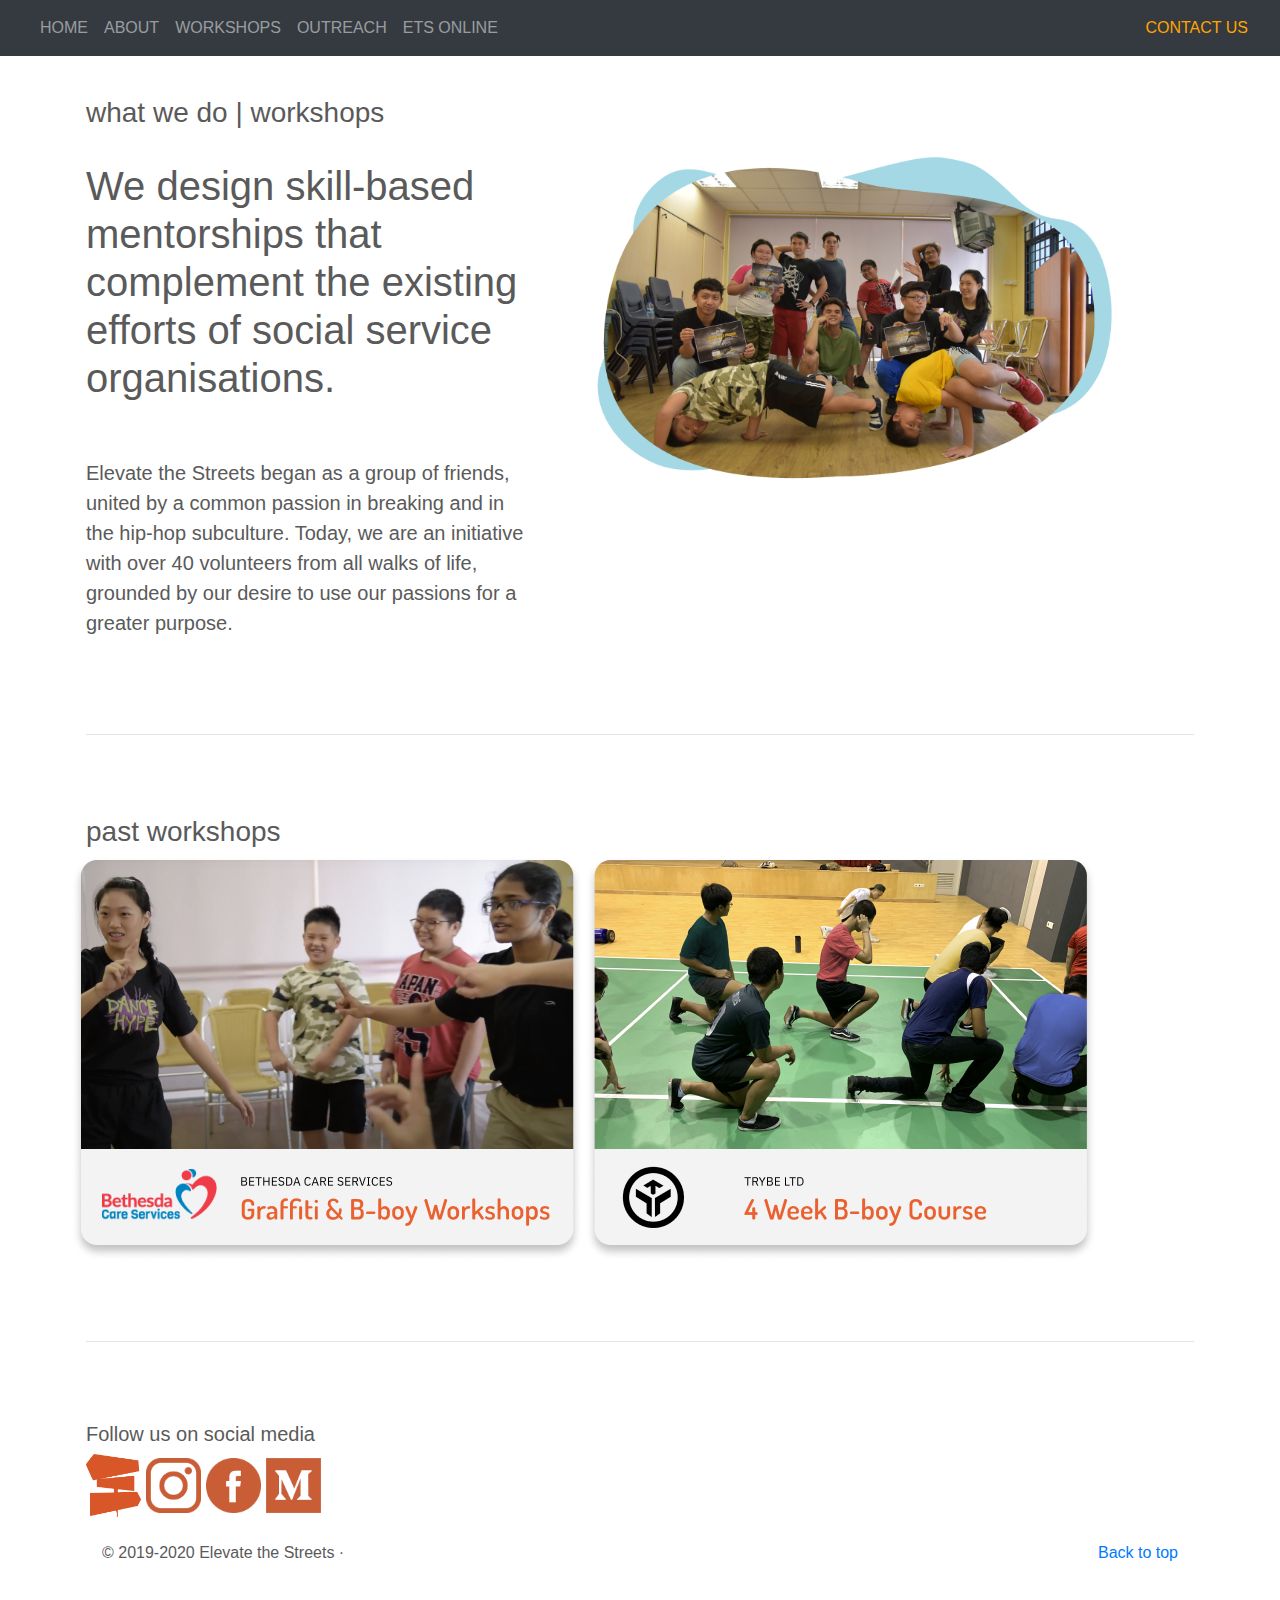
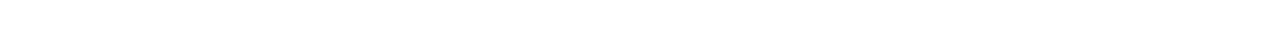
<file: workshop.html>
<!doctype html>
<html lang="en">
<head>
  <meta charset="utf-8">
  <meta name="viewport" content="width=device-width, initial-scale=1, shrink-to-fit=no">
  <meta name="description" content="">
  <meta name="author" content="">

  <title>Elevate the Streets</title>

  <!-- Bootstrap core CSS -->
  <link href="bootstrap.min.css" rel="stylesheet">
  <!-- Custom styles for this template -->
  <link href="carousel.css" rel="stylesheet">
  <!-- Additional custom styles -->
  <link href="style.css" rel="stylesheet">
  <link href="card.css" rel="stylesheet">
</head>
<body>

  <header>
    <nav class="navbar navbar-expand-md navbar-dark fixed-top bg-dark">
      <a class="navbar-brand" href="#" img src= "ets_logo.png"></a>
      <button class="navbar-toggler" type="button" data-toggle="collapse" data-target="#navbarCollapse" aria-controls="navbarCollapse" aria-expanded="false" aria-label="Toggle navigation">
        <span class="navbar-toggler-icon"></span>
      </button>
      <div class="collapse navbar-collapse" id="navbarCollapse">
        <ul class="navbar-nav mr-auto">
          <li class="nav-item">
            <a class ="nav-link" href="index.html">HOME</a>
          </li>
          <li class="nav-item">
            <a class="nav-link" href="about.html">ABOUT</a>
          </li>
          <li class="nav-item">
            <a class="nav-link" href="workshop.html">WORKSHOPS</a>
          </li>
          <li class="nav-item">
            <a class="nav-link" href="outreach.html">OUTREACH</a>
          </li>
          <li class="nav-item">
            <a class="nav-link" href="online.html">ETS ONLINE</a>
          </li>


        </ul>
        <a class="nav-link" style="color:orange" href="#">CONTACT US</a>
      </div>
    </nav>
  </header>

  <main role="main">


  </a>


      <!-- Marketing messaging and featurettes
        ================================================== -->
        <!-- Wrap the rest of the page in another container to center all the content. -->

        <div class="container marketing">



          <!-- START THE FEATURETTES -->



          <div class="row featurette">
            <div class="col-md-5 pt-5">
              <h3>what we do    |    workshops</h3>
              <br>
              <h1>We design skill-based mentorships that complement the existing efforts of social service organisations.</h1><br><br>
              <p class="lead">Elevate the Streets began as a group of friends, united by a common passion in breaking and in the hip-hop subculture. Today, we are an initiative with over 40 volunteers from all walks of life, grounded by our desire to use our passions for a greater purpose.</p>
            </div>
            <div class="col-md-7">
              <img class="featurette-image img-fluid mx-auto pt-5" img src="workshopMain.png" width ="90%" alt="Generic placeholder image">

            </div>
          </div>



          <hr class="featurette-divider">

              <h3>past workshops</h3>

          <div class="row featurette">
            <div class="d-flex justify-content-center">

              <img src="bcs.png" width ="80%" alt="BCS workshop">
              <img src="trybe.png" width ="80%" alt="Trybe workshop">

            </div>


            <hr class="featurette-divider">



            <!-- /END THE FEATURETTES -->

          </div><!-- /.container -->

          <hr class="featurette-divider">

          <section id ="social">
            <h5>Follow us on social media</h5>

            <div class="social">
              <a href="index.html" target="_blank"><img src="ets_logo1.png" style="width:5%"></i></a>
              <a href="https://instagram.com/elevatethestreets" target="_blank"><img src="insta.png" style="width:5%"></i></a>
              <a href="https://www.facebook.com/elevatethestreets/" target="_blank"><img src="fb.png" style="width:5%"></i></a>
              <a href="https://medium.com/elevate-the-streets" target="_blank"><img src="medium.png" style="width:5%"></i></a>
            </div>
            <br>
          </section>
          <!-- FOOTER -->
          <footer class="container">
            <p class="float-right"><a href="#">Back to top</a></p>
            <p>&copy; 2019-2020 Elevate the Streets &middot;  <!-- <a href="#">Privacy</a> &middot; <a href="#">Terms</a></p> -->
          </footer>
        </main>

    <!-- Bootstrap core JavaScript
      ================================================== -->
      <!-- Placed at the end of the document so the pages load faster -->
      <script src="https://code.jquery.com/jquery-3.2.1.slim.min.js" integrity="sha384-KJ3o2DKtIkvYIK3UENzmM7KCkRr/rE9/Qpg6aAZGJwFDMVNA/GpGFF93hXpG5KkN" crossorigin="anonymous"></script>
      <script>window.jQuery || document.write('<script src="jquery-slim.min.js"><\/script>')</script>
      <script src="popper.min.js"></script>
      <script src="bootstrap.min.js"></script>
      <!-- Just to make our placeholder images work. Don't actually copy the next line! -->
      <script src="holder.min.js"></script>
    </body>
    </html>
</file>
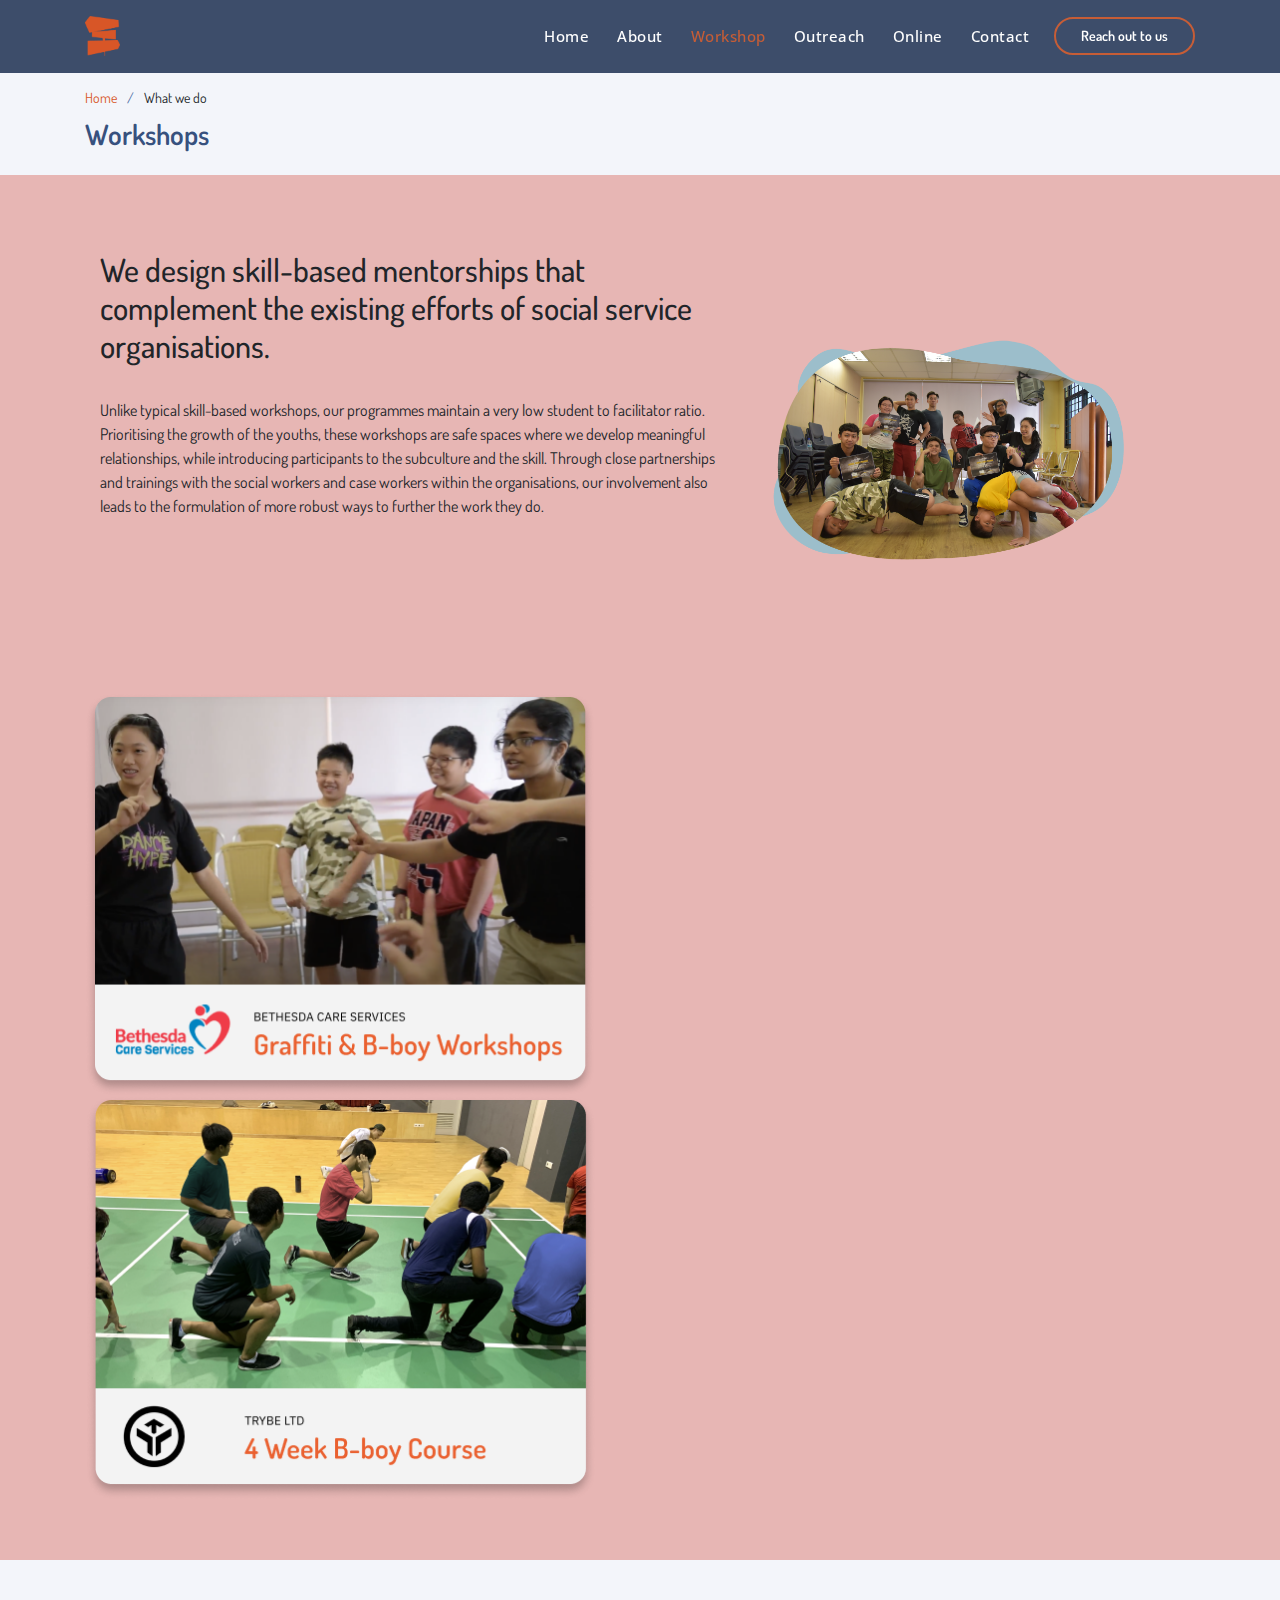
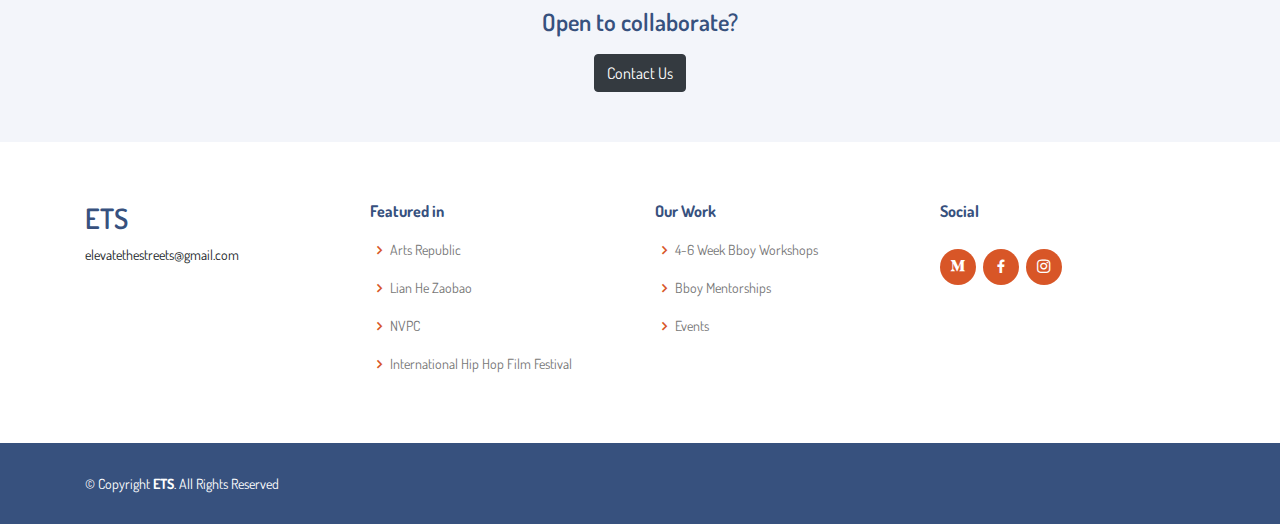
<file: workshops.html>
<!DOCTYPE html>
<html lang="en">

<head>
  <script async src="https://www.googletagmanager.com/gtag/js?id=G-6K0R29GN3Z"></script>
  <script>
    window.dataLayer = window.dataLayer || [];
    function gtag(){dataLayer.push(arguments);}
    gtag('js', new Date());

    gtag('config', 'G-6K0R29GN3Z');
  </script>
  <meta charset="utf-8">
  <meta content="width=device-width, initial-scale=1.0" name="viewport">

  <title>About ETS</title>
  <meta content="" name="description">
  <meta content="" name="keywords">

  <!-- Favicons -->
  <link href="assets/img/favicon.png" rel="icon">
  <link href="assets/img/apple-touch-icon.png" rel="apple-touch-icon">

  <!-- Google Fonts -->
  <link href="https://fonts.googleapis.com/css?family=Open+Sans:300,300i,400,400i,600,600i,700,700i|Jost:300,300i,400,400i,500,500i,600,600i,700,700i|Poppins:300,300i,400,400i,500,500i,600,600i,700,700i" rel="stylesheet">

  <!-- Vendor CSS Files -->
  <link href="assets/vendor/bootstrap/css/bootstrap.min.css" rel="stylesheet">
  <link href="assets/vendor/icofont/icofont.min.css" rel="stylesheet">
  <link href="assets/vendor/boxicons/css/boxicons.min.css" rel="stylesheet">
  <link href="assets/vendor/remixicon/remixicon.css" rel="stylesheet">
  <link href="assets/vendor/venobox/venobox.css" rel="stylesheet">
  <link href="assets/vendor/owl.carousel/assets/owl.carousel.min.css" rel="stylesheet">
  <link href="assets/vendor/aos/aos.css" rel="stylesheet">

  <!-- Template Main CSS File -->
  <link href="assets/css/style.css" rel="stylesheet">

</head>

<body>

  <!-- ======= Header ======= -->
  <header id="header" class="fixed-top header-inner-pages">
    <div class="container d-flex align-items-center">

      <a href="index.html" class="logo mr-auto"><img src="assets/img/logo.png" alt="" class="img-fluid"></a>

      <nav class="nav-menu d-none d-lg-block">
        <ul>
          <li><a href="index.html">Home</a></li>
          <li><a href="about.html">About</a></li>
          <li class="active"><a href="workshops.html">Workshop</a></li>
          <li><a href="outreach.html">Outreach</a></li>
          <li><a href="online.html">Online</a></li>
          <li><a href="https://forms.gle/hQVRUjN7w5Zxz9ug8">Contact</a></li>
      </nav><!-- .nav-menu -->

      <a href="https://forms.gle/hQVRUjN7w5Zxz9ug8" class="get-started-btn scrollto">Reach out to us</a>

    </div>
  </header><!-- End Header -->

  <main id="main">

    <!-- ======= Breadcrumbs ======= -->
    <section id="breadcrumbs" class="breadcrumbs">
      <div class="container">

        <ol>
          <li><a href="index.html">Home</a></li>
          <li>What we do</li>
        </ol>
        <h2>Workshops</h2>

      </div>
    </section><!-- End Breadcrumbs -->

    <section id="about-timeline" class="inner-page" >
      <div class="container">
        <p>
          <div class="container marketing">



            <!-- START THE FEATURETTES -->
  
  
            <div class="about">
              <div class="row featurette">
                <div class="col-md-7 order-md-1">
                  <h2 class="featurette-heading">We design skill-based mentorships that complement the existing efforts of social service organisations.</span></h2><br>
                  <p>Unlike typical skill-based workshops, our programmes maintain a very low student to facilitator ratio. Prioritising the growth of the youths, these workshops are safe spaces where we develop meaningful relationships, while introducing participants to the subculture and the skill. 

                    Through close partnerships and trainings with the social workers and case workers within the organisations, our involvement also leads to the formulation of more robust ways to further the work they do.</p>

  
                </div>
                <div class="col-md-5 order-md-2">
                  <img class="featurette-image img-fluid mx-auto pt-5" img src="assets/img/workshopMain.png" alt="Elevate the Streets Logo" width="90%">
                </div>
              </div>
            </div>
          </section>


          
    <section id="about-timeline" class="d-flex align-items-center">

      <div class="container marketing">



        <div class="row featurette">
          <div class="col-md-8">
           <a href="bcs.html"><img class="featurette-image img-fluid mx-auto" img src="assets/img/bcs.png" width ="70%" alt="bcs"></a>
           <a href="trybe.html"><img class="featurette-image img-fluid mx-auto" img src="assets/img/trybe.png" width ="70%" alt="trybe workshop"></a>
            
            
          </section>

            

            


  </main><!-- End #main -->

 <!-- ======= Footer ======= -->
 <footer id="footer">

  <div class="footer-newsletter">
    <div class="container">
      <div class="row justify-content-center">
        <div class="col-lg-6">
          <h4>Open to collaborate?</h4>
          <a href="https://forms.gle/hQVRUjN7w5Zxz9ug8" class="btn btn-dark">Contact Us</a>
        </div>
      </div>
    </div>
  </div>

  <div class="footer-top">
    <div class="container">
      <div class="row">

        <div class="col-lg-3 col-md-6 footer-contact">
          <h3>ETS</h3>
            elevatethestreets@gmail.com<br>
          </p>
        </div>

        <div class="col-lg-3 col-md-6 footer-links">
          <h4>Featured in</h4>
          <ul>
            <li><i class="bx bx-chevron-right"></i> <a href="https://artsrepublic.sg/backstage/interview-with-michael-ng-engaging-at-risk-youths-through-dance-and-graffiti/">Arts Republic</a></li>
            <li><i class="bx bx-chevron-right"></i> <a href="https://www.facebook.com/102785401096035/posts/305043177536922/">Lian He Zaobao</a></li>
            <li><i class="bx bx-chevron-right"></i> <a href="https://www.facebook.com/CityofGoodSG/posts/1684294088392935">NVPC</a></li>
            <li><i class="bx bx-chevron-right"></i> <a href="#">International Hip Hop Film Festival</a></li>
          </ul>
        </div>

        <div class="col-lg-3 col-md-6 footer-links">
          <h4>Our Work</h4>
          <ul>
            <li><i class="bx bx-chevron-right"></i> <a href="#">4-6 Week Bboy Workshops</a></li>
            <li><i class="bx bx-chevron-right"></i> <a href="#">Bboy Mentorships</a></li>
            <li><i class="bx bx-chevron-right"></i> <a href="#">Events</a></li>
          </ul>
        </div>

        <div class="col-lg-3 col-md-6 footer-links">
          <h4>Social</h4>
          <div class="social-links mt-3">
            <a href="https://medium.com/elevate-the-streets" class="medium"><i class="bx bxl-medium"></i></a>
            <a href="https://www.facebook.com/elevatethestreets/" class="facebook"><i class="bx bxl-facebook"></i></a>
            <a href="https://instagram.com/elevatethestreets" class="instagram"><i class="bx bxl-instagram"></i></a>
           <!-- <a href="#" class="google-plus"><i class="bx bxl-skype"></i></a>
            <a href="#" class="linkedin"><i class="bx bxl-linkedin"></i></a>-->
          </div>
        </div>

      </div>
    </div>
  </div>

  <div class="container footer-bottom clearfix">
    <div class="copyright">
      &copy; Copyright <strong><span>ETS</span></strong>. All Rights Reserved
    </div>
  </div>
</footer><!-- End Footer -->

<a href="#" class="back-to-top"><i class="ri-arrow-up-line"></i></a>
<div id="preloader"></div>

<!-- Vendor JS Files -->
<script src="assets/vendor/jquery/jquery.min.js"></script>
<script src="assets/vendor/bootstrap/js/bootstrap.bundle.min.js"></script>
<script src="assets/vendor/jquery.easing/jquery.easing.min.js"></script>
<script src="assets/vendor/php-email-form/validate.js"></script>
<script src="assets/vendor/waypoints/jquery.waypoints.min.js"></script>
<script src="assets/vendor/isotope-layout/isotope.pkgd.min.js"></script>
<script src="assets/vendor/venobox/venobox.min.js"></script>
<script src="assets/vendor/owl.carousel/owl.carousel.min.js"></script>
<script src="assets/vendor/aos/aos.js"></script>

<!-- Template Main JS File -->
<script src="assets/js/main.js"></script>

</body>

</html>
</file>
<file: assets/vendor/venobox/venobox.css>
/* ------ venobox.css --------*/
.vbox-overlay *, .vbox-overlay *:before, .vbox-overlay *:after{
    -webkit-backface-visibility: hidden;
    -webkit-box-sizing:border-box;
    -moz-box-sizing:border-box;
    box-sizing:border-box;
}
.vbox-overlay * { 
    -webkit-backface-visibility: visible;
    backface-visibility: visible;
}
.vbox-overlay{
    display: -webkit-flex;
    display: flex;
    -webkit-flex-direction: column;
    flex-direction: column;
    -webkit-justify-content: center;
    justify-content: center;
    -webkit-align-items: center;
    align-items: center;
    position: fixed;
    left: 0;
    top: 0;
    bottom: 0;
    right: 0;
    z-index: 999999;
}

/* ----- navigation ----- */
.vbox-title{
    width: 100%;
    height: 40px;
    float: left;
    text-align: center;
    line-height: 28px;
    font-size: 12px;
    padding: 6px 50px;
    overflow: hidden;
    position: fixed;
    display: none;
    left: 0;
    z-index: 89;
}
.vbox-close{
    cursor: pointer;
    position: fixed;
    top: -1px;
    right: 0;
    width: 50px;
    height: 40px;
    padding: 6px;
    display: block;
    background-position:10px center;
    overflow: hidden;
    font-size: 24px;
    line-height: 1;
    text-align: center;
    z-index: 99;
}
.vbox-left{
    cursor: pointer;
    position: fixed;
    left: 0;
    height: 40px;
    overflow: hidden;
    line-height: 28px;
    font-size: 12px;
    z-index: 99;
    display: flex;
    align-items:center;
}
.vbox-num{
    display: inline-block;
    margin: 6px 0 6px 15px;
}
/* ----- Social share ----- */
.vbox-share{
    line-height: 28px;
    font-size: 12px;
    overflow: hidden;
    position: fixed;
    left: 0;
    z-index: 98;
    display: flex;
    align-items:center;
    justify-content: center;
    width: 100%;
    text-align: center;
}
.vbox-share svg{
    max-height: 28px;
    width: 28px;
    z-index: 10;
    margin-left: 12px;
    margin-top: 6px;
    margin-bottom: 6px;
    vertical-align: middle;
}


/* ----- navigation ARROWS ----- */
.vbox-next, .vbox-prev{
    position: fixed;
    top: 50%;
    margin-top: -15px;
    overflow: hidden;
    cursor: pointer;
    display: block;
    width: 45px;
    height: 45px;
    z-index: 99;
}
.vbox-next span, .vbox-prev span{
    position: relative;
    width: 20px;
    height: 20px;
    border: 2px solid transparent;
    border-top-color: #B6B6B6;
    border-right-color: #B6B6B6;
    text-indent: -100px;
    position: absolute;
    top: 8px;
    display: block;
}
.vbox-prev{
    left: 15px;
}
.vbox-next{
    right: 15px;
}
.vbox-prev span{
    left: 10px;
    -ms-transform: rotate(-135deg);
    -webkit-transform: rotate(-135deg);
    transform: rotate(-135deg);
}
.vbox-next span{
    -ms-transform: rotate(45deg);
    -webkit-transform: rotate(45deg);
    transform: rotate(45deg);
    right: 10px;
}
/* ------- inline window ------ */
.vbox-inline{
    width: 420px;
    height: 315px;
    height: 70vh;
    padding: 10px;
    background: #fff;
    margin: 0 auto;
    overflow: auto;
    text-align: left;
}
/* ------- Video & iFrames window ------ */
.venoframe{
    max-width: 100%;
    width: 100%;
    border: none;
    width: 100%;
    height: 260px;
    height: 70vh;
}
.venoframe.vbvid{
    height: 260px;
}
@media (min-width: 768px) {
    .venoframe, .vbox-inline{
        width: 90%;
        height: 360px;
        height: 70vh;
    }
    .venoframe.vbvid{
        width: 640px;
        height: 360px;
    }
}
@media (min-width: 992px) {
    .venoframe, .vbox-inline{
        max-width: 1200px;
        width: 80%;
        height: 540px;
        height: 70vh;
    }
    .venoframe.vbvid{
        width: 960px;
        height: 540px;
    }
}
/* 
Please do NOT edit this part! 
or at least read this note: http://i.imgur.com/7C0ws9e.gif
*/
.vbox-open{
    overflow: hidden;
}
.vbox-container{
    position: absolute;
    left: 0;
    right: 0;
    top: 0;
    bottom: 0;
    overflow-x: hidden;
    overflow-y: scroll;
    overflow-scrolling: touch;
    -webkit-overflow-scrolling: touch;
    z-index: 20;
    max-height: 100%;

}

.vbox-content{
    text-align: center;
    float: left;
    width: 100%;
    position: relative;
    overflow: hidden;
    padding: 20px 4%;
}
.vbox-container img{
    max-width: 100%;
    height: auto;
}
.vbox-figlio{
    box-shadow: 0 0 12px rgba(0,0,0,0.19), 0 6px 6px rgba(0,0,0,0.23);
    max-width: 100%;
    text-align: initial;
}
img.vbox-figlio{
    -webkit-user-select: none;
-khtml-user-select: none;
-moz-user-select: none;
-o-user-select: none;
user-select: none;
}
.vbox-content.swipe-left{
    margin-left: -200px !important;
}
.vbox-content.swipe-right{
    margin-left: 200px !important;
}
.vbox-animated{
    webkit-transition: margin 300ms ease-out;
    transition: margin 300ms ease-out;
}

/* ---------- preloader ----------
 * SPINKIT 
 * http://tobiasahlin.com/spinkit/
-------------------------------- */
.sk-double-bounce,.sk-rotating-plane{width:40px;height:40px;margin:40px auto}.sk-rotating-plane{background-color:#333;-webkit-animation:sk-rotatePlane 1.2s infinite ease-in-out;animation:sk-rotatePlane 1.2s infinite ease-in-out}@-webkit-keyframes sk-rotatePlane{0%{-webkit-transform:perspective(120px) rotateX(0) rotateY(0);transform:perspective(120px) rotateX(0) rotateY(0)}50%{-webkit-transform:perspective(120px) rotateX(-180.1deg) rotateY(0);transform:perspective(120px) rotateX(-180.1deg) rotateY(0)}100%{-webkit-transform:perspective(120px) rotateX(-180deg) rotateY(-179.9deg);transform:perspective(120px) rotateX(-180deg) rotateY(-179.9deg)}}@keyframes sk-rotatePlane{0%{-webkit-transform:perspective(120px) rotateX(0) rotateY(0);transform:perspective(120px) rotateX(0) rotateY(0)}50%{-webkit-transform:perspective(120px) rotateX(-180.1deg) rotateY(0);transform:perspective(120px) rotateX(-180.1deg) rotateY(0)}100%{-webkit-transform:perspective(120px) rotateX(-180deg) rotateY(-179.9deg);transform:perspective(120px) rotateX(-180deg) rotateY(-179.9deg)}}.sk-double-bounce{position:relative}.sk-double-bounce .sk-child{width:100%;height:100%;border-radius:50%;background-color:#333;opacity:.6;position:absolute;top:0;left:0;-webkit-animation:sk-doubleBounce 2s infinite ease-in-out;animation:sk-doubleBounce 2s infinite ease-in-out}.sk-chasing-dots .sk-child,.sk-spinner-pulse,.sk-three-bounce .sk-child{background-color:#333;border-radius:100%}.sk-double-bounce .sk-double-bounce2{-webkit-animation-delay:-1s;animation-delay:-1s}@-webkit-keyframes sk-doubleBounce{0%,100%{-webkit-transform:scale(0);transform:scale(0)}50%{-webkit-transform:scale(1);transform:scale(1)}}@keyframes sk-doubleBounce{0%,100%{-webkit-transform:scale(0);transform:scale(0)}50%{-webkit-transform:scale(1);transform:scale(1)}}.sk-wave{margin:40px auto;width:50px;height:40px;text-align:center;font-size:10px}.sk-wave .sk-rect{background-color:#333;height:100%;width:6px;display:inline-block;-webkit-animation:sk-waveStretchDelay 1.2s infinite ease-in-out;animation:sk-waveStretchDelay 1.2s infinite ease-in-out}.sk-wave .sk-rect1{-webkit-animation-delay:-1.2s;animation-delay:-1.2s}.sk-wave .sk-rect2{-webkit-animation-delay:-1.1s;animation-delay:-1.1s}.sk-wave .sk-rect3{-webkit-animation-delay:-1s;animation-delay:-1s}.sk-wave .sk-rect4{-webkit-animation-delay:-.9s;animation-delay:-.9s}.sk-wave .sk-rect5{-webkit-animation-delay:-.8s;animation-delay:-.8s}@-webkit-keyframes sk-waveStretchDelay{0%,100%,40%{-webkit-transform:scaleY(.4);transform:scaleY(.4)}20%{-webkit-transform:scaleY(1);transform:scaleY(1)}}@keyframes sk-waveStretchDelay{0%,100%,40%{-webkit-transform:scaleY(.4);transform:scaleY(.4)}20%{-webkit-transform:scaleY(1);transform:scaleY(1)}}.sk-wandering-cubes{margin:40px auto;width:40px;height:40px;position:relative}.sk-wandering-cubes .sk-cube{background-color:#333;width:10px;height:10px;position:absolute;top:0;left:0;-webkit-animation:sk-wanderingCube 1.8s ease-in-out -1.8s infinite both;animation:sk-wanderingCube 1.8s ease-in-out -1.8s infinite both}.sk-chasing-dots,.sk-spinner-pulse{width:40px;height:40px;margin:40px auto}.sk-wandering-cubes .sk-cube2{-webkit-animation-delay:-.9s;animation-delay:-.9s}@-webkit-keyframes sk-wanderingCube{0%{-webkit-transform:rotate(0);transform:rotate(0)}25%{-webkit-transform:translateX(30px) rotate(-90deg) scale(.5);transform:translateX(30px) rotate(-90deg) scale(.5)}50%{-webkit-transform:translateX(30px) translateY(30px) rotate(-179deg);transform:translateX(30px) translateY(30px) rotate(-179deg)}50.1%{-webkit-transform:translateX(30px) translateY(30px) rotate(-180deg);transform:translateX(30px) translateY(30px) rotate(-180deg)}75%{-webkit-transform:translateX(0) translateY(30px) rotate(-270deg) scale(.5);transform:translateX(0) translateY(30px) rotate(-270deg) scale(.5)}100%{-webkit-transform:rotate(-360deg);transform:rotate(-360deg)}}@keyframes sk-wanderingCube{0%{-webkit-transform:rotate(0);transform:rotate(0)}25%{-webkit-transform:translateX(30px) rotate(-90deg) scale(.5);transform:translateX(30px) rotate(-90deg) scale(.5)}50%{-webkit-transform:translateX(30px) translateY(30px) rotate(-179deg);transform:translateX(30px) translateY(30px) rotate(-179deg)}50.1%{-webkit-transform:translateX(30px) translateY(30px) rotate(-180deg);transform:translateX(30px) translateY(30px) rotate(-180deg)}75%{-webkit-transform:translateX(0) translateY(30px) rotate(-270deg) scale(.5);transform:translateX(0) translateY(30px) rotate(-270deg) scale(.5)}100%{-webkit-transform:rotate(-360deg);transform:rotate(-360deg)}}.sk-spinner-pulse{-webkit-animation:sk-pulseScaleOut 1s infinite ease-in-out;animation:sk-pulseScaleOut 1s infinite ease-in-out}@-webkit-keyframes sk-pulseScaleOut{0%{-webkit-transform:scale(0);transform:scale(0)}100%{-webkit-transform:scale(1);transform:scale(1);opacity:0}}@keyframes sk-pulseScaleOut{0%{-webkit-transform:scale(0);transform:scale(0)}100%{-webkit-transform:scale(1);transform:scale(1);opacity:0}}.sk-chasing-dots{position:relative;text-align:center;-webkit-animation:sk-chasingDotsRotate 2s infinite linear;animation:sk-chasingDotsRotate 2s infinite linear}.sk-chasing-dots .sk-child{width:60%;height:60%;display:inline-block;position:absolute;top:0;-webkit-animation:sk-chasingDotsBounce 2s infinite ease-in-out;animation:sk-chasingDotsBounce 2s infinite ease-in-out}.sk-chasing-dots .sk-dot2{top:auto;bottom:0;-webkit-animation-delay:-1s;animation-delay:-1s}@-webkit-keyframes sk-chasingDotsRotate{100%{-webkit-transform:rotate(360deg);transform:rotate(360deg)}}@keyframes sk-chasingDotsRotate{100%{-webkit-transform:rotate(360deg);transform:rotate(360deg)}}@-webkit-keyframes sk-chasingDotsBounce{0%,100%{-webkit-transform:scale(0);transform:scale(0)}50%{-webkit-transform:scale(1);transform:scale(1)}}@keyframes sk-chasingDotsBounce{0%,100%{-webkit-transform:scale(0);transform:scale(0)}50%{-webkit-transform:scale(1);transform:scale(1)}}.sk-three-bounce{margin:40px auto;width:80px;text-align:center}.sk-three-bounce .sk-child{width:20px;height:20px;display:inline-block;-webkit-animation:sk-three-bounce 1.4s ease-in-out 0s infinite both;animation:sk-three-bounce 1.4s ease-in-out 0s infinite both}.sk-circle .sk-child:before,.sk-fading-circle .sk-circle:before{display:block;border-radius:100%;content:'';background-color:#333}.sk-three-bounce .sk-bounce1{-webkit-animation-delay:-.32s;animation-delay:-.32s}.sk-three-bounce .sk-bounce2{-webkit-animation-delay:-.16s;animation-delay:-.16s}@-webkit-keyframes sk-three-bounce{0%,100%,80%{-webkit-transform:scale(0);transform:scale(0)}40%{-webkit-transform:scale(1);transform:scale(1)}}@keyframes sk-three-bounce{0%,100%,80%{-webkit-transform:scale(0);transform:scale(0)}40%{-webkit-transform:scale(1);transform:scale(1)}}.sk-circle{margin:40px auto;width:40px;height:40px;position:relative}.sk-circle .sk-child{width:100%;height:100%;position:absolute;left:0;top:0}.sk-circle .sk-child:before{margin:0 auto;width:15%;height:15%;-webkit-animation:sk-circleBounceDelay 1.2s infinite ease-in-out both;animation:sk-circleBounceDelay 1.2s infinite ease-in-out both}.sk-circle .sk-circle2{-webkit-transform:rotate(30deg);-ms-transform:rotate(30deg);transform:rotate(30deg)}.sk-circle .sk-circle3{-webkit-transform:rotate(60deg);-ms-transform:rotate(60deg);transform:rotate(60deg)}.sk-circle .sk-circle4{-webkit-transform:rotate(90deg);-ms-transform:rotate(90deg);transform:rotate(90deg)}.sk-circle .sk-circle5{-webkit-transform:rotate(120deg);-ms-transform:rotate(120deg);transform:rotate(120deg)}.sk-circle .sk-circle6{-webkit-transform:rotate(150deg);-ms-transform:rotate(150deg);transform:rotate(150deg)}.sk-circle .sk-circle7{-webkit-transform:rotate(180deg);-ms-transform:rotate(180deg);transform:rotate(180deg)}.sk-circle .sk-circle8{-webkit-transform:rotate(210deg);-ms-transform:rotate(210deg);transform:rotate(210deg)}.sk-circle .sk-circle9{-webkit-transform:rotate(240deg);-ms-transform:rotate(240deg);transform:rotate(240deg)}.sk-circle .sk-circle10{-webkit-transform:rotate(270deg);-ms-transform:rotate(270deg);transform:rotate(270deg)}.sk-circle .sk-circle11{-webkit-transform:rotate(300deg);-ms-transform:rotate(300deg);transform:rotate(300deg)}.sk-circle .sk-circle12{-webkit-transform:rotate(330deg);-ms-transform:rotate(330deg);transform:rotate(330deg)}.sk-circle .sk-circle2:before{-webkit-animation-delay:-1.1s;animation-delay:-1.1s}.sk-circle .sk-circle3:before{-webkit-animation-delay:-1s;animation-delay:-1s}.sk-circle .sk-circle4:before{-webkit-animation-delay:-.9s;animation-delay:-.9s}.sk-circle .sk-circle5:before{-webkit-animation-delay:-.8s;animation-delay:-.8s}.sk-circle .sk-circle6:before{-webkit-animation-delay:-.7s;animation-delay:-.7s}.sk-circle .sk-circle7:before{-webkit-animation-delay:-.6s;animation-delay:-.6s}.sk-circle .sk-circle8:before{-webkit-animation-delay:-.5s;animation-delay:-.5s}.sk-circle .sk-circle9:before{-webkit-animation-delay:-.4s;animation-delay:-.4s}.sk-circle .sk-circle10:before{-webkit-animation-delay:-.3s;animation-delay:-.3s}.sk-circle .sk-circle11:before{-webkit-animation-delay:-.2s;animation-delay:-.2s}.sk-circle .sk-circle12:before{-webkit-animation-delay:-.1s;animation-delay:-.1s}@-webkit-keyframes sk-circleBounceDelay{0%,100%,80%{-webkit-transform:scale(0);transform:scale(0)}40%{-webkit-transform:scale(1);transform:scale(1)}}@keyframes sk-circleBounceDelay{0%,100%,80%{-webkit-transform:scale(0);transform:scale(0)}40%{-webkit-transform:scale(1);transform:scale(1)}}.sk-cube-grid{width:40px;height:40px;margin:40px auto}.sk-cube-grid .sk-cube{width:33.33%;height:33.33%;background-color:#333;float:left;-webkit-animation:sk-cubeGridScaleDelay 1.3s infinite ease-in-out;animation:sk-cubeGridScaleDelay 1.3s infinite ease-in-out}.sk-cube-grid .sk-cube1{-webkit-animation-delay:.2s;animation-delay:.2s}.sk-cube-grid .sk-cube2{-webkit-animation-delay:.3s;animation-delay:.3s}.sk-cube-grid .sk-cube3{-webkit-animation-delay:.4s;animation-delay:.4s}.sk-cube-grid .sk-cube4{-webkit-animation-delay:.1s;animation-delay:.1s}.sk-cube-grid .sk-cube5{-webkit-animation-delay:.2s;animation-delay:.2s}.sk-cube-grid .sk-cube6{-webkit-animation-delay:.3s;animation-delay:.3s}.sk-cube-grid .sk-cube7{-webkit-animation-delay:0ms;animation-delay:0ms}.sk-cube-grid .sk-cube8{-webkit-animation-delay:.1s;animation-delay:.1s}.sk-cube-grid .sk-cube9{-webkit-animation-delay:.2s;animation-delay:.2s}@-webkit-keyframes sk-cubeGridScaleDelay{0%,100%,70%{-webkit-transform:scale3D(1,1,1);transform:scale3D(1,1,1)}35%{-webkit-transform:scale3D(0,0,1);transform:scale3D(0,0,1)}}@keyframes sk-cubeGridScaleDelay{0%,100%,70%{-webkit-transform:scale3D(1,1,1);transform:scale3D(1,1,1)}35%{-webkit-transform:scale3D(0,0,1);transform:scale3D(0,0,1)}}.sk-fading-circle{margin:40px auto;width:40px;height:40px;position:relative}.sk-fading-circle .sk-circle{width:100%;height:100%;position:absolute;left:0;top:0}.sk-fading-circle .sk-circle:before{margin:0 auto;width:15%;height:15%;-webkit-animation:sk-circleFadeDelay 1.2s infinite ease-in-out both;animation:sk-circleFadeDelay 1.2s infinite ease-in-out both}.sk-fading-circle .sk-circle2{-webkit-transform:rotate(30deg);-ms-transform:rotate(30deg);transform:rotate(30deg)}.sk-fading-circle .sk-circle3{-webkit-transform:rotate(60deg);-ms-transform:rotate(60deg);transform:rotate(60deg)}.sk-fading-circle .sk-circle4{-webkit-transform:rotate(90deg);-ms-transform:rotate(90deg);transform:rotate(90deg)}.sk-fading-circle .sk-circle5{-webkit-transform:rotate(120deg);-ms-transform:rotate(120deg);transform:rotate(120deg)}.sk-fading-circle .sk-circle6{-webkit-transform:rotate(150deg);-ms-transform:rotate(150deg);transform:rotate(150deg)}.sk-fading-circle .sk-circle7{-webkit-transform:rotate(180deg);-ms-transform:rotate(180deg);transform:rotate(180deg)}.sk-fading-circle .sk-circle8{-webkit-transform:rotate(210deg);-ms-transform:rotate(210deg);transform:rotate(210deg)}.sk-fading-circle .sk-circle9{-webkit-transform:rotate(240deg);-ms-transform:rotate(240deg);transform:rotate(240deg)}.sk-fading-circle .sk-circle10{-webkit-transform:rotate(270deg);-ms-transform:rotate(270deg);transform:rotate(270deg)}.sk-fading-circle .sk-circle11{-webkit-transform:rotate(300deg);-ms-transform:rotate(300deg);transform:rotate(300deg)}.sk-fading-circle .sk-circle12{-webkit-transform:rotate(330deg);-ms-transform:rotate(330deg);transform:rotate(330deg)}.sk-fading-circle .sk-circle2:before{-webkit-animation-delay:-1.1s;animation-delay:-1.1s}.sk-fading-circle .sk-circle3:before{-webkit-animation-delay:-1s;animation-delay:-1s}.sk-fading-circle .sk-circle4:before{-webkit-animation-delay:-.9s;animation-delay:-.9s}.sk-fading-circle .sk-circle5:before{-webkit-animation-delay:-.8s;animation-delay:-.8s}.sk-fading-circle .sk-circle6:before{-webkit-animation-delay:-.7s;animation-delay:-.7s}.sk-fading-circle .sk-circle7:before{-webkit-animation-delay:-.6s;animation-delay:-.6s}.sk-fading-circle .sk-circle8:before{-webkit-animation-delay:-.5s;animation-delay:-.5s}.sk-fading-circle .sk-circle9:before{-webkit-animation-delay:-.4s;animation-delay:-.4s}.sk-fading-circle .sk-circle10:before{-webkit-animation-delay:-.3s;animation-delay:-.3s}.sk-fading-circle .sk-circle11:before{-webkit-animation-delay:-.2s;animation-delay:-.2s}.sk-fading-circle .sk-circle12:before{-webkit-animation-delay:-.1s;animation-delay:-.1s}@-webkit-keyframes sk-circleFadeDelay{0%,100%,39%{opacity:0}40%{opacity:1}}@keyframes sk-circleFadeDelay{0%,100%,39%{opacity:0}40%{opacity:1}}.sk-folding-cube{margin:40px auto;width:40px;height:40px;position:relative;-webkit-transform:rotateZ(45deg);transform:rotateZ(45deg)}.sk-folding-cube .sk-cube{float:left;width:50%;height:50%;position:relative;-webkit-transform:scale(1.1);-ms-transform:scale(1.1);transform:scale(1.1)}.sk-folding-cube .sk-cube:before{content:'';position:absolute;top:0;left:0;width:100%;height:100%;background-color:#333;-webkit-animation:sk-foldCubeAngle 2.4s infinite linear both;animation:sk-foldCubeAngle 2.4s infinite linear both;-webkit-transform-origin:100% 100%;-ms-transform-origin:100% 100%;transform-origin:100% 100%}.sk-folding-cube .sk-cube2{-webkit-transform:scale(1.1) rotateZ(90deg);transform:scale(1.1) rotateZ(90deg)}.sk-folding-cube .sk-cube3{-webkit-transform:scale(1.1) rotateZ(180deg);transform:scale(1.1) rotateZ(180deg)}.sk-folding-cube .sk-cube4{-webkit-transform:scale(1.1) rotateZ(270deg);transform:scale(1.1) rotateZ(270deg)}.sk-folding-cube .sk-cube2:before{-webkit-animation-delay:.3s;animation-delay:.3s}.sk-folding-cube .sk-cube3:before{-webkit-animation-delay:.6s;animation-delay:.6s}.sk-folding-cube .sk-cube4:before{-webkit-animation-delay:.9s;animation-delay:.9s}@-webkit-keyframes sk-foldCubeAngle{0%,10%{-webkit-transform:perspective(140px) rotateX(-180deg);transform:perspective(140px) rotateX(-180deg);opacity:0}25%,75%{-webkit-transform:perspective(140px) rotateX(0);transform:perspective(140px) rotateX(0);opacity:1}100%,90%{-webkit-transform:perspective(140px) rotateY(180deg);transform:perspective(140px) rotateY(180deg);opacity:0}}@keyframes sk-foldCubeAngle{0%,10%{-webkit-transform:perspective(140px) rotateX(-180deg);transform:perspective(140px) rotateX(-180deg);opacity:0}25%,75%{-webkit-transform:perspective(140px) rotateX(0);transform:perspective(140px) rotateX(0);opacity:1}100%,90%{-webkit-transform:perspective(140px) rotateY(180deg);transform:perspective(140px) rotateY(180deg);opacity:0}}
</file>
<file: assets/css/style.css>
@import url('https://fonts.googleapis.com/css2?family=Dosis:wght@600&display=swap');

/*--------------------------------------------------------------
# General
--------------------------------------------------------------*/
html * {
  font-family: 'Dosis', sans-serif;
}

a {
  color: #D85627;
}

a:hover {
  color: #F98960;
  text-decoration: none;
}

h1, h2, h3, h4, h5, h6 {
  font-family: 'Dosis', sans-serif;
}

/*--------------------------------------------------------------
# Preloader
--------------------------------------------------------------*/
#preloader {
  position: fixed;
  top: 0;
  left: 0;
  right: 0;
  bottom: 0;
  z-index: 9999;
  overflow: hidden;
  background: #37517e;
}

#preloader:before {
  content: "";
  position: fixed;
  top: calc(50% - 30px);
  left: calc(50% - 30px);
  border: 6px solid #37517e;
  border-top-color: #fff;
  border-bottom-color: #fff;
  border-radius: 50%;
  width: 60px;
  height: 60px;
  -webkit-animation: animate-preloader 1s linear infinite;
  animation: animate-preloader 1s linear infinite;
}

@-webkit-keyframes animate-preloader {
  0% {
    transform: rotate(0deg);
  }
  100% {
    transform: rotate(360deg);
  }
}

@keyframes animate-preloader {
  0% {
    transform: rotate(0deg);
  }
  100% {
    transform: rotate(360deg);
  }
}

/*--------------------------------------------------------------
# Back to top button
--------------------------------------------------------------*/
.back-to-top {
  position: fixed;
  display: none;
  right: 15px;
  bottom: 15px;
  z-index: 99999;
}

.back-to-top i {
  display: flex;
  align-items: center;
  justify-content: center;
  font-size: 24px;
  width: 40px;
  height: 40px;
  border-radius: 50px;
  background: #D85627;
  color: #fff;
  transition: all 0.4s;
}

.back-to-top i:hover {
  background: #A4330B;
  color: #fff;
}

/*--------------------------------------------------------------
# Header
--------------------------------------------------------------*/
#header {
  transition: all 0.5s;
  z-index: 997;
  padding: 15px 0;
}

#header.header-scrolled, #header.header-inner-pages {
  background: rgba(40, 58, 90, 0.9);
}

#header .logo {
  font-size: 30px;
  margin: 0;
  padding: 0;
  line-height: 1;
  font-weight: 500;
  letter-spacing: 2px;
  text-transform: uppercase;
}

#header .logo a {
  color: #fff;
}

#header .logo img {
  max-height: 40px;
}

/*--------------------------------------------------------------
# Navigation Menu
--------------------------------------------------------------*/
/* Desktop Navigation */
.nav-menu ul {
  margin: 0;
  padding: 0;
  list-style: none;
}

.nav-menu > ul {
  display: flex;
}

.nav-menu > ul > li {
  position: relative;
  white-space: nowrap;
  padding: 10px 0 10px 28px;
}

.nav-menu a {
  display: block;
  position: relative;
  color: #fff;
  transition: 0.3s;
  font-size: 15px;
  letter-spacing: 0.5px;
  font-weight: 500;
  font-family: "Open Sans", sans-serif;
}

.nav-menu a:hover, .nav-menu .active > a, .nav-menu li:hover > a {
  color: #C75D36;
}

.nav-menu .drop-down ul {
  border-radius: 8px;
  display: block;
  position: absolute;
  left: 14px;
  top: calc(100% + 30px);
  z-index: 99;
  opacity: 0;
  visibility: hidden;
  padding: 10px 0;
  background: #fff;
  box-shadow: 0px 0px 30px rgba(127, 137, 161, 0.25);
  transition: 0.3s;
}

.nav-menu .drop-down:hover > ul {
  opacity: 1;
  top: 100%;
  visibility: visible;
}

.nav-menu .drop-down li {
  min-width: 180px;
  position: relative;
}

.nav-menu .drop-down ul a {
  padding: 10px 20px;
  font-size: 14px;
  font-weight: 500;
  text-transform: none;
  color: #0c3c53;
}

.nav-menu .drop-down ul a:hover, .nav-menu .drop-down ul .active > a, .nav-menu .drop-down ul li:hover > a {
  color: #47b2e4;
}

.nav-menu .drop-down > a:after {
  content: "\ea99";
  font-family: IcoFont;
  padding-left: 5px;
}

.nav-menu .drop-down .drop-down ul {
  top: 0;
  left: calc(100% - 30px);
}

.nav-menu .drop-down .drop-down:hover > ul {
  opacity: 1;
  top: 0;
  left: 100%;
}

.nav-menu .drop-down .drop-down > a {
  padding-right: 35px;
}

.nav-menu .drop-down .drop-down > a:after {
  content: "\eaa0";
  font-family: IcoFont;
  position: absolute;
  right: 15px;
}

@media (max-width: 1366px) {
  .nav-menu .drop-down .drop-down ul {
    left: -90%;
  }
  .nav-menu .drop-down .drop-down:hover > ul {
    left: -100%;
  }
  .nav-menu .drop-down .drop-down > a:after {
    content: "\ea9d";
  }
}

/* Get Startet Button */
.get-started-btn {
  margin-left: 25px;
  color: #fff;
  border-radius: 50px;
  padding: 6px 25px 7px 25px;
  white-space: nowrap;
  transition: 0.3s;
  font-size: 14px;
  display: inline-block;
  border: 2px solid #C75D36;
  font-weight: 600;
}

.get-started-btn:hover {
  background: #C75D36;
  color: #fff;
}

@media (max-width: 768px) {
  .get-started-btn {
    margin: 0 48px 0 0;
    padding: 6px 20px 7px 20px;
  }
}

/* Mobile Navigation */
.mobile-nav-toggle {
  position: fixed;
  top: 20px;
  right: 15px;
  z-index: 9998;
  border: 0;
  background: none;
  font-size: 24px;
  transition: all 0.4s;
  outline: none !important;
  line-height: 1;
  cursor: pointer;
  text-align: right;
}

.mobile-nav-toggle i {
  color: #fff;
}

.mobile-nav {
  position: fixed;
  top: 55px;
  right: 15px;
  bottom: 15px;
  left: 15px;
  z-index: 9999;
  overflow-y: auto;
  background: #fff;
  transition: ease-in-out 0.2s;
  opacity: 0;
  visibility: hidden;
  border-radius: 10px;
  padding: 10px 0;
}

.mobile-nav * {
  margin: 0;
  padding: 0;
  list-style: none;
}

.mobile-nav a {
  display: block;
  position: relative;
  color: #37517e;
  padding: 10px 20px;
  font-weight: 500;
  outline: none;
}

.mobile-nav a:hover, .mobile-nav .active > a, .mobile-nav li:hover > a {
  color: #47b2e4;
  text-decoration: none;
}

.mobile-nav .drop-down > a:after {
  content: "\ea99";
  font-family: IcoFont;
  padding-left: 10px;
  position: absolute;
  right: 15px;
}

.mobile-nav .active.drop-down > a:after {
  content: "\eaa1";
}

.mobile-nav .drop-down > a {
  padding-right: 35px;
}

.mobile-nav .drop-down ul {
  display: none;
  overflow: hidden;
}

.mobile-nav .drop-down li {
  padding-left: 20px;
}

.mobile-nav-overly {
  width: 100%;
  height: 100%;
  z-index: 9997;
  top: 0;
  left: 0;
  position: fixed;
  background: rgba(40, 58, 90, 0.6);
  overflow: hidden;
  display: none;
  transition: ease-in-out 0.2s;
}

.mobile-nav-active {
  overflow: hidden;
}

.mobile-nav-active .mobile-nav {
  opacity: 1;
  visibility: visible;
}

.mobile-nav-active .mobile-nav-toggle i {
  color: #fff;
}

/*--------------------------------------------------------------
# Hero Section
--------------------------------------------------------------*/
#hero {
  width: 100%;
  height: 100%;
  background-image: url("https://res.cloudinary.com/df6dcketg/image/upload/v1609032294/hero_fsl3yg.png");
  background-position: center;
  background-repeat: no-repeat;
  background-size: cover;
  box-shadow: inset 0 0 0 1000px rgba(0,0,0,.7);
}
#hero .container {
  padding-top: 72px;
}

#hero h1 {
  margin: 0 0 10px 0;
  font-size: 48px;
  font-weight: 700;
  line-height: 56px;
  color: #fff;
}

#hero h2 {
  color: rgba(255, 255, 255, 0.6);
  margin-bottom: 50px;
  font-size: 24px;
}

#hero .btn-get-started {
  font-family: "Jost", sans-serif;
  font-weight: 500;
  font-size: 16px;
  letter-spacing: 1px;
  display: inline-block;
  padding: 10px 28px 11px 28px;
  border-radius: 50px;
  transition: 0.5s;
  margin: 10px 0 0 0;
  color: #fff;
  background: #47b2e4;
}

#hero .btn-get-started:hover {
  background: #209dd8;
}

#hero .btn-watch-video {
  font-size: 16px;
  display: inline-block;
  padding: 10px 0 8px 40px;
  transition: 0.5s;
  margin: 10px 0 0 25px;
  color: #fff;
  position: relative;
}

#hero .btn-watch-video i {
  color: #fff;
  font-size: 32px;
  position: absolute;
  left: 0;
  top: 7px;
  transition: 0.3s;
}

#hero .btn-watch-video:hover i {
  color: #47b2e4;
}

#hero .animated {
  animation: up-down 2s ease-in-out infinite alternate-reverse both;
}

@media (max-width: 991px) {
  #hero {
    height: 100vh;
    text-align: center;
  }
  #hero .animated {
    -webkit-animation: none;
    animation: none;
  }
  #hero .hero-img {
    text-align: center;
  }
  #hero .hero-img img {
    width: 50%;
  }
}

@media (max-width: 768px) {
  #hero h1 {
    font-size: 28px;
    line-height: 36px;
  }
  #hero h2 {
    font-size: 18px;
    line-height: 24px;
    margin-bottom: 30px;
  }
  #hero .hero-img img {
    width: 70%;
  }
}

@media (max-width: 575px) {
  #hero .hero-img img {
    width: 80%;
  }
  #hero .btn-get-started {
    font-size: 16px;
    padding: 10px 24px 11px 24px;
  }
  #hero .btn-watch-video {
    font-size: 16px;
    padding: 10px 0 8px 40px;
    margin-left: 20px;
  }
  #hero .btn-watch-video i {
    font-size: 32px;
    top: 7px;
  }
}

@-webkit-keyframes up-down {
  0% {
    transform: translateY(10px);
  }
  100% {
    transform: translateY(-10px);
  }
}

@keyframes up-down {
  0% {
    transform: translateY(10px);
  }
  100% {
    transform: translateY(-10px);
  }
}

/*--------------------------------------------------------------
# Sections General
--------------------------------------------------------------*/
section {
  padding: 60px 0;
  overflow: hidden;
}

section a {
  color: #D85627;
}

.section-bg {
  background-color: #f3f5fa;
}

.section-title {
  text-align: center;
  padding-bottom: 30px;
}

.section-title h2 {
  font-size: 32px;
  font-weight: bold;
  text-transform: uppercase;
  margin-bottom: 20px;
  padding-bottom: 20px;
  position: relative;
  color: #37517e;
}

.section-title h2::before {
  content: '';
  position: absolute;
  display: block;
  width: 120px;
  height: 1px;
  background: #ddd;
  bottom: 1px;
  left: calc(50% - 60px);
}

.section-title h2::after {
  content: '';
  position: absolute;
  display: block;
  width: 40px;
  height: 3px;
  background: #47b2e4;
  bottom: 0;
  left: calc(50% - 20px);
}

.section-title p {
  margin-bottom: 0;
}

/*--------------------------------------------------------------
# Cliens
--------------------------------------------------------------*/
.cliens {
  padding: 12px 0;
  text-align: center;
}

.cliens img {
  max-width: 45%;
  transition: all 0.4s ease-in-out;
  display: inline-block;
  padding: 15px 0;
  -webkit-filter: grayscale(100);
  filter: grayscale(100);
}

.cliens img:hover {
  -webkit-filter: none;
  filter: none;
  transform: scale(1.1);
}

@media (max-width: 768px) {
  .cliens img {
    max-width: 40%;
  }
}

/*--------------------------------------------------------------
# About Us
--------------------------------------------------------------*/
#about {
  background: #3A538A;
}

.about .content ul {
  list-style: none;
  padding: 0;
}

.about .content ul li {
  padding-left: 28px;
  position: relative;
}

.about .content ul li + li {
  margin-top: 10px;
}

.about .content ul i {
  position: absolute;
  left: 0;
  top: 2px;
  font-size: 20px;
  color: #47b2e4;
  line-height: 1;
}

.about .content b{
  color: #FFF;
}

.about .content h2{
  color: #FFF;
}

.about .content h4{
  color: #9DA9C5;
}

.about .content p{
  color: #9DA9C5;
}

.about .content p:last-child {
  margin-bottom: 0;
}

.about .content .btn-learn-more {
  font-family: "Poppins", sans-serif;
  font-weight: 500;
  font-size: 14px;
  letter-spacing: 1px;
  display: inline-block;
  padding: 12px 32px;
  border-radius: 4px;
  transition: 0.3s;
  line-height: 1;
  color: #47b2e4;
  -webkit-animation-delay: 0.8s;
  animation-delay: 0.8s;
  margin-top: 6px;
  border: 2px solid #47b2e4;
}

.about .content .btn-learn-more:hover {
  background: #47b2e4;
  color: #fff;
  text-decoration: none;
}

/*--------------------------------------------------------------
# Why Us
--------------------------------------------------------------*/
#why-us {
  background: #E7B6B4;
  padding-bottom:0;
}
.why-us .content {
  padding: 60px 100px 0 100px;
}

.why-us .content h3 {
  font-weight: 400;
  font-size: 34px;
  color: #37517e;
}

.why-us .content h4 {
  font-size: 20px;
  font-weight: 700;
  margin-top: 5px;
}

.why-us .content p {
  font-size: 15px;
  color: #848484;
}

.why-us .img {
  background-size: contain;
  background-repeat: no-repeat;
  background-position: center center;
}

.why-us .accordion-list {
  padding: 0 100px 60px 100px;
}

.why-us .accordion-list ul {
  padding: 0;
  list-style: none;
}

.why-us .accordion-list li + li {
  margin-top: 15px;
}

.why-us .accordion-list li {
  padding: 20px;
  background: #fff;
  border-radius: 4px;
}

.why-us .accordion-list a {
  display: block;
  position: relative;
  font-family: "Poppins", sans-serif;
  font-size: 16px;
  line-height: 24px;
  font-weight: 500;
  padding-right: 30px;
  outline: none;
}

.why-us .accordion-list span {
  color: #47b2e4;
  font-weight: 600;
  font-size: 18px;
  padding-right: 10px;
}

.why-us .accordion-list i {
  font-size: 24px;
  position: absolute;
  right: 0;
  top: 0;
}

.why-us .accordion-list p {
  margin-bottom: 0;
  padding: 10px 0 0 0;
}

.why-us .accordion-list .icon-show {
  display: none;
}

.why-us .accordion-list a.collapsed {
  color: #343a40;
}

.why-us .accordion-list a.collapsed:hover {
  color: #47b2e4;
}

.why-us .accordion-list a.collapsed .icon-show {
  display: inline-block;
}

.why-us .accordion-list a.collapsed .icon-close {
  display: none;
}

@media (max-width: 1024px) {
  .why-us .content, .why-us .accordion-list {
    padding-left: 0;
    padding-right: 0;
  }
}

@media (max-width: 992px) {
  .why-us .img {
    min-height: 400px;
  }
  .why-us .content {
    padding-top: 30px;
  }
  .why-us .accordion-list {
    padding-bottom: 30px;
  }
}

@media (max-width: 575px) {
  .why-us .img {
    min-height: 200px;
  }
}

/*--------------------------------------------------------------
# what do
--------------------------------------------------------------*/
#what-do {
  background: #73C4D7;
}
.what-do .content {
  padding: 60px 100px 0 100px;
}

.what-do .content h3 {
  font-weight: 400;
  font-size: 34px;
  color: #37517e;
}

.what-do .content h4 {
  font-size: 20px;
  font-weight: 700;
  margin-top: 5px;
}

.what-do .content p {
  font-size: 15px;
  color: #848484;
}

.what-do .img {
  background-size: contain;
  background-repeat: no-repeat;
  background-position: center center;
}

.what-do .accordion-list {
  padding: 0 100px 60px 100px;
}

.why-us .accordion-list ul {
  padding: 0;
  list-style: none;
}

.why-us .accordion-list li + li {
  margin-top: 15px;
}

.why-us .accordion-list li {
  padding: 20px;
  background: #fff;
  border-radius: 4px;
}

.what-do .accordion-list a {
  display: block;
  position: relative;
  font-family: "Poppins", sans-serif;
  font-size: 16px;
  line-height: 24px;
  font-weight: 500;
  padding-right: 30px;
  outline: none;
}

@media (max-width: 1024px) {
  .what-do .content, .what-do .accordion-list {
    padding-left: 0;
    padding-right: 0;
  }
}

@media (max-width: 992px) {
  .what-do .img {
    min-height: 400px;
  }
  .what-do .content {
    padding-top: 30px;
  }
  .what-do .accordion-list {
    padding-bottom: 30px;
  }
}

@media (max-width: 575px) {
  .what-do .img {
    min-height: 200px;
  }
}

/*--------------------------------------------------------------
# Skills
--------------------------------------------------------------*/
#skills {
  padding-bottom:0;
  background: #3A538A;
 }


#skills h2 {
  margin: 0 0 10px 0;
  font-size: 48px;
  font-weight: 700;
  line-height: 56px;
  color: #fff;
}

#skills p {
  color: #D6D6D6;
}

#skills h4 {
  color: #9DA9C5;
}

/*--------------------------------------------------------------
# Outreach
--------------------------------------------------------------*/
#outreach {
  padding-bottom:0;
  padding-top:0;
  background: #101636;
 }


#outreach h2 {
  margin: 0 0 10px 0;
  font-size: 48px;
  font-weight: 700;
  line-height: 56px;
  color: #fff;
}

#outreach p {
  color: #D6D6D6;
}

#outreach h4 {
  padding-top:60px;
  color: #9DA9C5;
}
/*--------------------------------------------------------------
# Services
--------------------------------------------------------------*/
.services .img {
  padding-bottom: 30px;
}

.services .icon-box {
  box-shadow: 0px 0 25px 0 rgba(0, 0, 0, 0.1);
  padding: 50px 30px;
  transition: all ease-in-out 0.4s;
  background: #fff;
}

.services .icon-box .icon {
  margin-bottom: 10px;
}

.services .icon-box .icon i {
  color: #C75D36;
  font-size: 36px;
  transition: 0.3s;
}

.services .icon-box h4 {
  font-weight: 500;
  margin-bottom: 15px;
  font-size: 24px;
}

.services .icon-box h4 a {
  color: #37517e;
  transition: ease-in-out 0.3s;
}

.services .icon-box p {
  line-height: 24px;
  font-size: 14px;
  margin-bottom: 0;
}

.services .icon-box:hover {
  transform: translateY(-10px);
}

.services .icon-box:hover h4 a {
  color: #C75D36;
}

/*--------------------------------------------------------------
# Cta
--------------------------------------------------------------*/
.cta {
  background: linear-gradient(rgba(40, 58, 90, 0.9), rgba(40, 58, 90, 0.9)), url("../img/cta-bg.jpg") fixed center center;
  background-size: cover;
  padding: 120px 0;
}

.cta h3 {
  color: #fff;
  font-size: 28px;
  font-weight: 700;
}

.cta p {
  color: #fff;
}

.cta .cta-btn {
  font-family: "Jost", sans-serif;
  font-weight: 500;
  font-size: 16px;
  letter-spacing: 1px;
  display: inline-block;
  padding: 12px 40px;
  border-radius: 50px;
  transition: 0.5s;
  margin: 10px;
  border: 2px solid #fff;
  color: #fff;
}

.cta .cta-btn:hover {
  background: #C75D36;
  border: 2px solid #C75D36;
}

@media (max-width: 1024px) {
  .cta {
    background-attachment: scroll;
  }
}

@media (min-width: 769px) {
  .cta .cta-btn-container {
    display: flex;
    align-items: center;
    justify-content: flex-end;
  }
}

/*--------------------------------------------------------------
# Portfolio
--------------------------------------------------------------*/
.portfolio #portfolio-flters {
  list-style: none;
  margin-bottom: 20px;
}

.portfolio #portfolio-flters li {
  cursor: pointer;
  display: inline-block;
  margin: 10px 5px;
  font-size: 15px;
  font-weight: 500;
  line-height: 1;
  color: #444444;
  transition: all 0.3s;
  padding: 8px 20px;
  border-radius: 50px;
  font-family: "Poppins", sans-serif;
}

.portfolio #portfolio-flters li:hover, .portfolio #portfolio-flters li.filter-active {
  background: #C75D36;
  color: #fff;
}

.portfolio .portfolio-item {
  margin-bottom: 30px;
}

.portfolio .portfolio-item .portfolio-img {
  overflow: hidden;
}

.portfolio .portfolio-item .portfolio-img img {
  transition: all 0.6s;
}

.portfolio .portfolio-item .portfolio-info {
  opacity: 0;
  position: absolute;
  left: 15px;
  bottom: 0;
  z-index: 3;
  right: 15px;
  transition: all 0.3s;
  background: rgba(55, 81, 126, 0.8);
  padding: 10px 15px;
}

.portfolio .portfolio-item .portfolio-info h4 {
  font-size: 18px;
  color: #fff;
  font-weight: 600;
  color: #fff;
  margin-bottom: 0px;
}

.portfolio .portfolio-item .portfolio-info p {
  color: #f9fcfe;
  font-size: 14px;
  margin-bottom: 0;
}

.portfolio .portfolio-item .portfolio-info .preview-link, .portfolio .portfolio-item .portfolio-info .details-link {
  position: absolute;
  right: 40px;
  font-size: 24px;
  top: calc(50% - 18px);
  color: #fff;
  transition: 0.3s;
}

.portfolio .portfolio-item .portfolio-info .preview-link:hover, .portfolio .portfolio-item .portfolio-info .details-link:hover {
  color: #47b2e4;
}

.portfolio .portfolio-item .portfolio-info .details-link {
  right: 10px;
}

.portfolio .portfolio-item:hover .portfolio-img img {
  transform: scale(1.15);
}

.portfolio .portfolio-item:hover .portfolio-info {
  opacity: 1;
}

/*--------------------------------------------------------------
# Team
--------------------------------------------------------------*/
.team .member {
  position: relative;
  box-shadow: 0px 2px 15px rgba(0, 0, 0, 0.1);
  padding: 30px;
  border-radius: 5px;
  background: #fff;
  transition: 0.5s;
}

.team .member .pic {
  overflow: hidden;
  width: 180px;
  border-radius: 50%;
}

.team .member .pic img {
  transition: ease-in-out 0.3s;
}

.team .member:hover {
  transform: translateY(-10px);
}

.team .member .member-info {
  padding-left: 30px;
}

.team .member h4 {
  font-weight: 700;
  margin-bottom: 5px;
  font-size: 20px;
  color: #37517e;
}

.team .member span {
  display: block;
  font-size: 15px;
  padding-bottom: 10px;
  position: relative;
  font-weight: 500;
}

.team .member span::after {
  content: '';
  position: absolute;
  display: block;
  width: 50px;
  height: 1px;
  background: #cbd6e9;
  bottom: 0;
  left: 0;
}

.team .member p {
  margin: 10px 0 0 0;
  font-size: 14px;
}

.team .member .social {
  margin-top: 12px;
  display: flex;
  align-items: center;
  justify-content: flex-start;
}

.team .member .social a {
  transition: ease-in-out 0.3s;
  display: flex;
  align-items: center;
  justify-content: center;
  border-radius: 50px;
  width: 32px;
  height: 32px;
  background: #eff2f8;
}

.team .member .social a i {
  color: #37517e;
  font-size: 16px;
  margin: 0 2px;
}

.team .member .social a:hover {
  background: #47b2e4;
}

.team .member .social a:hover i {
  color: #fff;
}

.team .member .social a + a {
  margin-left: 8px;
}

/*--------------------------------------------------------------
# Pricing
--------------------------------------------------------------*/
.pricing .row {
  padding-top: 40px;
}

.pricing .box {
  padding: 60px 40px;
  box-shadow: 0 3px 20px -2px rgba(20, 45, 100, 0.1);
  background: #fff;
  height: 100%;
  border-top: 4px solid #fff;
  border-radius: 5px;
}

.pricing h3 {
  font-weight: 500;
  margin-bottom: 15px;
  font-size: 20px;
  color: #37517e;
}

.pricing h4 {
  font-size: 48px;
  color: #37517e;
  font-weight: 400;
  font-family: "Jost", sans-serif;
  margin-bottom: 25px;
}

.pricing h4 sup {
  font-size: 28px;
}

.pricing h4 span {
  color: #47b2e4;
  font-size: 18px;
  display: block;
}

.pricing ul {
  padding: 20px 0;
  list-style: none;
  color: #999;
  text-align: left;
  line-height: 20px;
}

.pricing ul li {
  padding: 10px 0 10px 30px;
  position: relative;
}

.pricing ul i {
  color: #28a745;
  font-size: 24px;
  position: absolute;
  left: 0;
  top: 6px;
}

.pricing ul .na {
  color: #ccc;
}

.pricing ul .na i {
  color: #ccc;
}

.pricing ul .na span {
  text-decoration: line-through;
}

.pricing .buy-btn {
  display: inline-block;
  padding: 12px 35px;
  border-radius: 50px;
  color: #47b2e4;
  transition: none;
  font-size: 16px;
  font-weight: 500;
  font-family: "Jost", sans-serif;
  transition: 0.3s;
  border: 1px solid #47b2e4;
}

.pricing .buy-btn:hover {
  background: #47b2e4;
  color: #fff;
}

.pricing .featured {
  border-top-color: #47b2e4;
}

.pricing .featured .buy-btn {
  background: #47b2e4;
  color: #fff;
}

.pricing .featured .buy-btn:hover {
  background: #23a3df;
}

@media (max-width: 992px) {
  .pricing .box {
    max-width: 60%;
    margin: 0 auto 30px auto;
  }
}

@media (max-width: 767px) {
  .pricing .box {
    max-width: 80%;
    margin: 0 auto 30px auto;
  }
}

@media (max-width: 420px) {
  .pricing .box {
    max-width: 100%;
    margin: 0 auto 30px auto;
  }
}

/*--------------------------------------------------------------
# Frequently Asked Questions
--------------------------------------------------------------*/
.faq .faq-list {
  padding: 0 100px;
}

.faq .faq-list ul {
  padding: 0;
  list-style: none;
}

.faq .faq-list li + li {
  margin-top: 15px;
}

.faq .faq-list li {
  padding: 20px;
  background: #fff;
  border-radius: 4px;
  position: relative;
}

.faq .faq-list a {
  display: block;
  position: relative;
  font-family: "Poppins", sans-serif;
  font-size: 16px;
  line-height: 24px;
  font-weight: 500;
  padding: 0 30px;
  outline: none;
}

.faq .faq-list .icon-help {
  font-size: 24px;
  position: absolute;
  right: 0;
  left: 20px;
  color: #47b2e4;
}

.faq .faq-list .icon-show, .faq .faq-list .icon-close {
  font-size: 24px;
  position: absolute;
  right: 0;
  top: 0;
}

.faq .faq-list p {
  margin-bottom: 0;
  padding: 10px 0 0 0;
}

.faq .faq-list .icon-show {
  display: none;
}

.faq .faq-list a.collapsed {
  color: #37517e;
  transition: 0.3s;
}

.faq .faq-list a.collapsed:hover {
  color: #47b2e4;
}

.faq .faq-list a.collapsed .icon-show {
  display: inline-block;
}

.faq .faq-list a.collapsed .icon-close {
  display: none;
}

@media (max-width: 1200px) {
  .faq .faq-list {
    padding: 0;
  }
}

/*--------------------------------------------------------------
# Contact
--------------------------------------------------------------*/
.contact .info {
  border-top: 3px solid #47b2e4;
  border-bottom: 3px solid #47b2e4;
  padding: 30px;
  background: #fff;
  width: 100%;
  box-shadow: 0 0 24px 0 rgba(0, 0, 0, 0.1);
}

.contact .info i {
  font-size: 20px;
  color: #47b2e4;
  float: left;
  width: 44px;
  height: 44px;
  background: #e7f5fb;
  display: flex;
  justify-content: center;
  align-items: center;
  border-radius: 50px;
  transition: all 0.3s ease-in-out;
}

.contact .info h4 {
  padding: 0 0 0 60px;
  font-size: 22px;
  font-weight: 600;
  margin-bottom: 5px;
  color: #37517e;
}

.contact .info p {
  padding: 0 0 10px 60px;
  margin-bottom: 20px;
  font-size: 14px;
  color: #6182ba;
}

.contact .info .email p {
  padding-top: 5px;
}

.contact .info .social-links {
  padding-left: 60px;
}

.contact .info .social-links a {
  font-size: 18px;
  display: inline-block;
  background: #333;
  color: #fff;
  line-height: 1;
  padding: 8px 0;
  border-radius: 50%;
  text-align: center;
  width: 36px;
  height: 36px;
  transition: 0.3s;
  margin-right: 10px;
}

.contact .info .social-links a:hover {
  background: #47b2e4;
  color: #fff;
}

.contact .info .email:hover i, .contact .info .address:hover i, .contact .info .phone:hover i {
  background: #47b2e4;
  color: #fff;
}

.contact .php-email-form {
  width: 100%;
  border-top: 3px solid #47b2e4;
  border-bottom: 3px solid #47b2e4;
  padding: 30px;
  background: #fff;
  box-shadow: 0 0 24px 0 rgba(0, 0, 0, 0.12);
}

.contact .php-email-form .form-group {
  padding-bottom: 8px;
}

.contact .php-email-form .validate {
  display: none;
  color: red;
  margin: 0 0 15px 0;
  font-weight: 400;
  font-size: 13px;
}

.contact .php-email-form .error-message {
  display: none;
  color: #fff;
  background: #ed3c0d;
  text-align: left;
  padding: 15px;
  font-weight: 600;
}

.contact .php-email-form .error-message br + br {
  margin-top: 25px;
}

.contact .php-email-form .sent-message {
  display: none;
  color: #fff;
  background: #18d26e;
  text-align: center;
  padding: 15px;
  font-weight: 600;
}

.contact .php-email-form .loading {
  display: none;
  background: #fff;
  text-align: center;
  padding: 15px;
}

.contact .php-email-form .loading:before {
  content: "";
  display: inline-block;
  border-radius: 50%;
  width: 24px;
  height: 24px;
  margin: 0 10px -6px 0;
  border: 3px solid #18d26e;
  border-top-color: #eee;
  -webkit-animation: animate-loading 1s linear infinite;
  animation: animate-loading 1s linear infinite;
}

.contact .php-email-form input, .contact .php-email-form textarea {
  border-radius: 0;
  box-shadow: none;
  font-size: 14px;
  border-radius: 4px;
}

.contact .php-email-form input:focus, .contact .php-email-form textarea:focus {
  border-color: #47b2e4;
}

.contact .php-email-form input {
  height: 44px;
}

.contact .php-email-form textarea {
  padding: 10px 12px;
}

.contact .php-email-form button[type="submit"] {
  background: #47b2e4;
  border: 0;
  padding: 12px 34px;
  color: #fff;
  transition: 0.4s;
  border-radius: 50px;
}

.contact .php-email-form button[type="submit"]:hover {
  background: #C75D36;
}

@-webkit-keyframes animate-loading {
  0% {
    transform: rotate(0deg);
  }
  100% {
    transform: rotate(360deg);
  }
}

@keyframes animate-loading {
  0% {
    transform: rotate(0deg);
  }
  100% {
    transform: rotate(360deg);
  }
}

/*--------------------------------------------------------------
# Breadcrumbs
--------------------------------------------------------------*/
.breadcrumbs {
  padding: 15px 0;
  background: #f3f5fa;
  min-height: 40px;
  margin-top: 72px;
}

@media (max-width: 992px) {
  .breadcrumbs {
    margin-top: 68px;
  }
}

.breadcrumbs h2 {
  font-size: 28px;
  font-weight: 600;
  color: #37517e;
}

.breadcrumbs ol {
  display: flex;
  flex-wrap: wrap;
  list-style: none;
  padding: 0 0 10px 0;
  margin: 0;
  font-size: 14px;
}

.breadcrumbs ol li + li {
  padding-left: 10px;
}

.breadcrumbs ol li + li::before {
  display: inline-block;
  padding-right: 10px;
  color: #4668a2;
  content: "/";
}

/*--------------------------------------------------------------
# Portfolio Details
--------------------------------------------------------------*/
.portfolio-details {
  padding-top: 40px;
}

.portfolio-details .portfolio-details-container {
  position: relative;
}

.portfolio-details .portfolio-details-carousel {
  position: relative;
  z-index: 1;
}

.portfolio-details .portfolio-details-carousel .owl-nav, .portfolio-details .portfolio-details-carousel .owl-dots {
  margin-top: 5px;
  text-align: left;
}

.portfolio-details .portfolio-details-carousel .owl-dot {
  display: inline-block;
  margin: 0 10px 0 0;
  width: 12px;
  height: 12px;
  border-radius: 50%;
  background-color: #ddd !important;
}

.portfolio-details .portfolio-details-carousel .owl-dot.active {
  background-color: #47b2e4 !important;
}

.portfolio-details .portfolio-info {
  padding: 30px;
  position: absolute;
  right: 0;
  bottom: -70px;
  background: #fff;
  box-shadow: 0px 2px 15px rgba(0, 0, 0, 0.1);
  z-index: 2;
}

.portfolio-details .portfolio-info h3 {
  font-size: 22px;
  font-weight: 700;
  margin-bottom: 20px;
  padding-bottom: 20px;
  border-bottom: 1px solid #eee;
}

.portfolio-details .portfolio-info ul {
  list-style: none;
  padding: 0;
  font-size: 15px;
}

.portfolio-details .portfolio-info ul li + li {
  margin-top: 10px;
}

.portfolio-details .portfolio-description {
  padding-top: 50px;
}

.portfolio-details .portfolio-description h2 {
  width: 50%;
  font-size: 26px;
  font-weight: 700;
  margin-bottom: 20px;
}

.portfolio-details .portfolio-description p {
  padding: 0 0 0 0;
}

@media (max-width: 768px) {
  .portfolio-details .portfolio-description h2 {
    width: 100%;
  }
  .portfolio-details .portfolio-info {
    position: static;
    margin-top: 30px;
  }
}

/*--------------------------------------------------------------
# About-bubbles Section
--------------------------------------------------------------*/
#about-bubbles {
  background: #73C4D7;
}

/*--------------------------------------------------------------
# About-family Section
--------------------------------------------------------------*/
#about-family {
  width: 100%;
  height: 100%;
  background-image: url("https://res.cloudinary.com/df6dcketg/image/upload/v1609060314/bg_kai_afgava.png");
  background-position: center;
  background-repeat: no-repeat;
  background-size: cover;
  box-shadow: inset 0 0 0 1000px rgba(0,0,0,.7);
}

#about-family h1 {
  margin: 0 0 10px 0;
  font-size: 48px;
  font-weight: 700;
  line-height: 56px;
  color: #fff;
}

#about-family h3 {
  margin: 0 0 10px 0;
  font-size: 48px;
  font-weight: 700;
  line-height: 56px;
  color: #EA602F;
}
#about-family b {
  color: #EA602F;
}

#about-family p {
  color: #D6D6D6;
}

/*--------------------------------------------------------------
# About-timeline Section
--------------------------------------------------------------*/
#about-timeline {
  background: #E7B6B4;
}

#about-timeline h1 {
  margin: 0 0 10px 0;
  font-size: 48px;
  font-weight: 700;
  line-height: 56px;
}

#about-timeline h3 {
  margin: 0 0 10px 0;
  font-size: 48px;
  font-weight: 700;
  line-height: 56px;
}
#about-family b {
  color: #EA602F;
}

#about-family p {
  color: #D6D6D6;
}

/*--------------------------------------------------------------
# BCS
--------------------------------------------------------------*/

#main .quote {
  padding: 50px 0;
  background: #f3f5fa;
  text-align: center;
  font-size: 15px;
  color: #444444;
}
#main .quote h4 {
  font-size: 24px;
  margin: 0 0 20px 0;
  padding: 0;
  line-height: 1;
  font-weight: 600;
  color: #37517e;
}

#main .quote form {
  margin-top: 30px;
  background: #fff;
  padding: 6px 10px;
  position: relative;
  border-radius: 50px;
  box-shadow: 0px 2px 15px rgba(0, 0, 0, 0.06);
  text-align: left;
}
/*--------------------------------------------------------------
# Footer
--------------------------------------------------------------*/
#footer {
  font-size: 14px;
  background: #37517e;
}

#footer .footer-newsletter {
  padding: 50px 0;
  background: #f3f5fa;
  text-align: center;
  font-size: 15px;
  color: #444444;
}

#footer .footer-newsletter h4 {
  font-size: 24px;
  margin: 0 0 20px 0;
  padding: 0;
  line-height: 1;
  font-weight: 600;
  color: #37517e;
}

#footer .footer-newsletter form {
  margin-top: 30px;
  background: #fff;
  padding: 6px 10px;
  position: relative;
  border-radius: 50px;
  box-shadow: 0px 2px 15px rgba(0, 0, 0, 0.06);
  text-align: left;
}

#footer .footer-newsletter form input[type="email"] {
  border: 0;
  padding: 4px 8px;
  width: calc(100% - 100px);
}

#footer .footer-newsletter form input[type="submit"] {
  position: absolute;
  top: 0;
  right: 0;
  bottom: 0;
  border: 0;
  background: none;
  font-size: 16px;
  padding: 0 20px;
  background: #47b2e4;
  color: #fff;
  transition: 0.3s;
  border-radius: 50px;
  box-shadow: 0px 2px 15px rgba(0, 0, 0, 0.1);
}

#footer .footer-newsletter form input[type="submit"]:hover {
  background: #209dd8;
}

#footer .footer-top {
  padding: 60px 0 30px 0;
  background: #fff;
}

#footer .footer-top .footer-contact {
  margin-bottom: 30px;
}

#footer .footer-top .footer-contact h3 {
  font-size: 28px;
  margin: 0 0 10px 0;
  padding: 2px 0 2px 0;
  line-height: 1;
  text-transform: uppercase;
  font-weight: 600;
  color: #37517e;
}

#footer .footer-top .footer-contact p {
  font-size: 14px;
  line-height: 24px;
  margin-bottom: 0;
  font-family: "Jost", sans-serif;
  color: #5e5e5e;
}

#footer .footer-top h4 {
  font-size: 16px;
  font-weight: bold;
  color: #37517e;
  position: relative;
  padding-bottom: 12px;
}

#footer .footer-top .footer-links {
  margin-bottom: 30px;
}

#footer .footer-top .footer-links ul {
  list-style: none;
  padding: 0;
  margin: 0;
}

#footer .footer-top .footer-links ul i {
  padding-right: 2px;
  color: #D85627;
  font-size: 18px;
  line-height: 1;
}

#footer .footer-top .footer-links ul li {
  padding: 10px 0;
  display: flex;
  align-items: center;
}

#footer .footer-top .footer-links ul li:first-child {
  padding-top: 0;
}

#footer .footer-top .footer-links ul a {
  color: #777777;
  transition: 0.3s;
  display: inline-block;
  line-height: 1;
}

#footer .footer-top .footer-links ul a:hover {
  text-decoration: none;
  color: #D85627;
}

#footer .footer-top .social-links a {
  font-size: 18px;
  display: inline-block;
  background: #D85627;
  color: #fff;
  line-height: 1;
  padding: 8px 0;
  margin-right: 4px;
  border-radius: 50%;
  text-align: center;
  width: 36px;
  height: 36px;
  transition: 0.3s;
}

#footer .footer-top .social-links a:hover {
  background: #C75D36;
  color: #fff;
  text-decoration: none;
}

#footer .footer-bottom {
  padding-top: 30px;
  padding-bottom: 30px;
  color: #fff;
}

#footer .copyright {
  float: left;
}

#footer .credits {
  float: right;
  font-size: 13px;
}

#footer .credits a {
  transition: 0.3s;
}

@media (max-width: 768px) {
  #footer .footer-bottom {
    padding-top: 20px;
    padding-bottom: 20px;
  }
  #footer .copyright, #footer .credits {
    text-align: center;
    float: none;
  }
  #footer .credits {
    padding-top: 4px;
  }
}
/*--------------------------------------------------------------
 card
--------------------------------------------------------------*/
#card img {
  border-radius: 25px 25px 0 0;
}

#card .card {
  /* Add shadows to create the "card" effect */
  width: 80%;
  box-shadow: 0 4px 8px 0 rgba(0,0,0,0.2);
  transition: 0.3s;
  border-radius: 25px;
}

/* On mouse-over, add a deeper shadow */
#card .card:hover {
  box-shadow: 0 8px 16px 0 rgba(0,0,0,0.2);
}
/* Add some padding inside the card container */
#card .container {
  padding: 2px 32px;
}

#card img {
  border-radius: 25px 25px 0 0;
}
</file>
<file: carousel.css>
/* GLOBAL STYLES
-------------------------------------------------- */
/* Padding below the footer and lighter body text */

body {
  padding-top: 3rem;
  padding-bottom: 3rem;
  color: #5a5a5a;
}


/* CUSTOMIZE THE CAROUSEL
-------------------------------------------------- */

/* Carousel base class */
.carousel {
  margin-bottom: 4rem;
}
/* Since positioning the image, we need to help out the caption */
.carousel-caption {
  bottom: 3rem;
  z-index: 10;
}

/* Declare heights because of positioning of img element */
.carousel-item {
  height: 32rem;
  background-color: #777;
}
.carousel-item > img {
  position: absolute;
  top: 0;
  left: 0;
  min-width: 100%;
  height: 32rem;
}


/* MARKETING CONTENT
-------------------------------------------------- */

/* Center align the text within the three columns below the carousel */
.marketing .col-lg-4 {
  margin-bottom: 1.5rem;
  text-align: center;
}
.marketing h2 {
  font-weight: 400;
}
.marketing .col-lg-4 p {
  margin-right: .75rem;
  margin-left: .75rem;
}


/* Featurettes
------------------------- */

.featurette-divider {
  margin: 5rem 0; /* Space out the Bootstrap <hr> more */
}

/* Thin out the marketing headings */
.featurette-heading {
  font-weight: 300;
  line-height: 1;
  letter-spacing: -.05rem;
}


/* RESPONSIVE CSS
-------------------------------------------------- */

@media (min-width: 40em) {
  /* Bump up size of carousel content */
  .carousel-caption p {
    margin-bottom: 1.25rem;
    font-size: 1.25rem;
    line-height: 1.4;
  }

  .featurette-heading {
    font-size: 50px;
  }
}

@media (min-width: 62em) {
  .featurette-heading {
    margin-top: 7rem;
  }
}
</file>
<file: style.css>
.about{
  background-color: 'jamVibes.png';
}

.showcase {
  height: 100vh;
  display: flex;
  align-items: center;
  justify-content: center;
  text-align: center;
  color: #fff;
  padding: 0 260px;
}

.video-container {
  position: absolute;
  top: 0;
  left: 0;
  width: 100%;
  height: 100%;
  overflow: hidden;
  background: var(--primary-color) url('./https://traversymedia.com/downloads/cover.jpg') no-repeat center
    center/cover;
}

.video-container video {
  min-width: 100%;
  min-height: 100%;
  position: absolute;
  top: 50%;
  left: 50%;
  transform: translate(-50%, -50%);
  object-fit: cover;
}

.video-container:after {
  content: '';
  z-index: 1;
  height: 100%;
  width: 100%;
  top: 0;
  left: 0;
  background: rgba(0, 0, 0, 0.5);
  position: absolute;
}

.content {
  z-index: 2;
}
</file>
<file: card.css>
/* Three columns side by side */
.column {
  float: left;
  width: 33.3%;
  margin-bottom: 16px;
  padding: 0 8px;
}

/* Display the columns below each other instead of side by side on small screens */
@media screen and (max-width: 650px) {
  .column {
    width: 100%;
    display: block;
  }
}

/* Add some shadows to create a card effect */
.card {
  box-shadow: 0 4px 8px 0 rgba(0, 0, 0, 0.2);
}

/* Some left and right padding inside the container */
.container {
  padding: 0 16px;
}

/* Clear floats */
.container::after, .row::after {
  content: "";
  clear: both;
  display: table;
}

.title {
  color: grey;
}

.button {
  border: none;
  outline: 0;
  display: inline-block;
  padding: 8px;
  color: white;
  background-color: #000;
  text-align: center;
  cursor: pointer;
  width: 100%;
}

.button:hover {
  background-color: #555;
}
</file>
